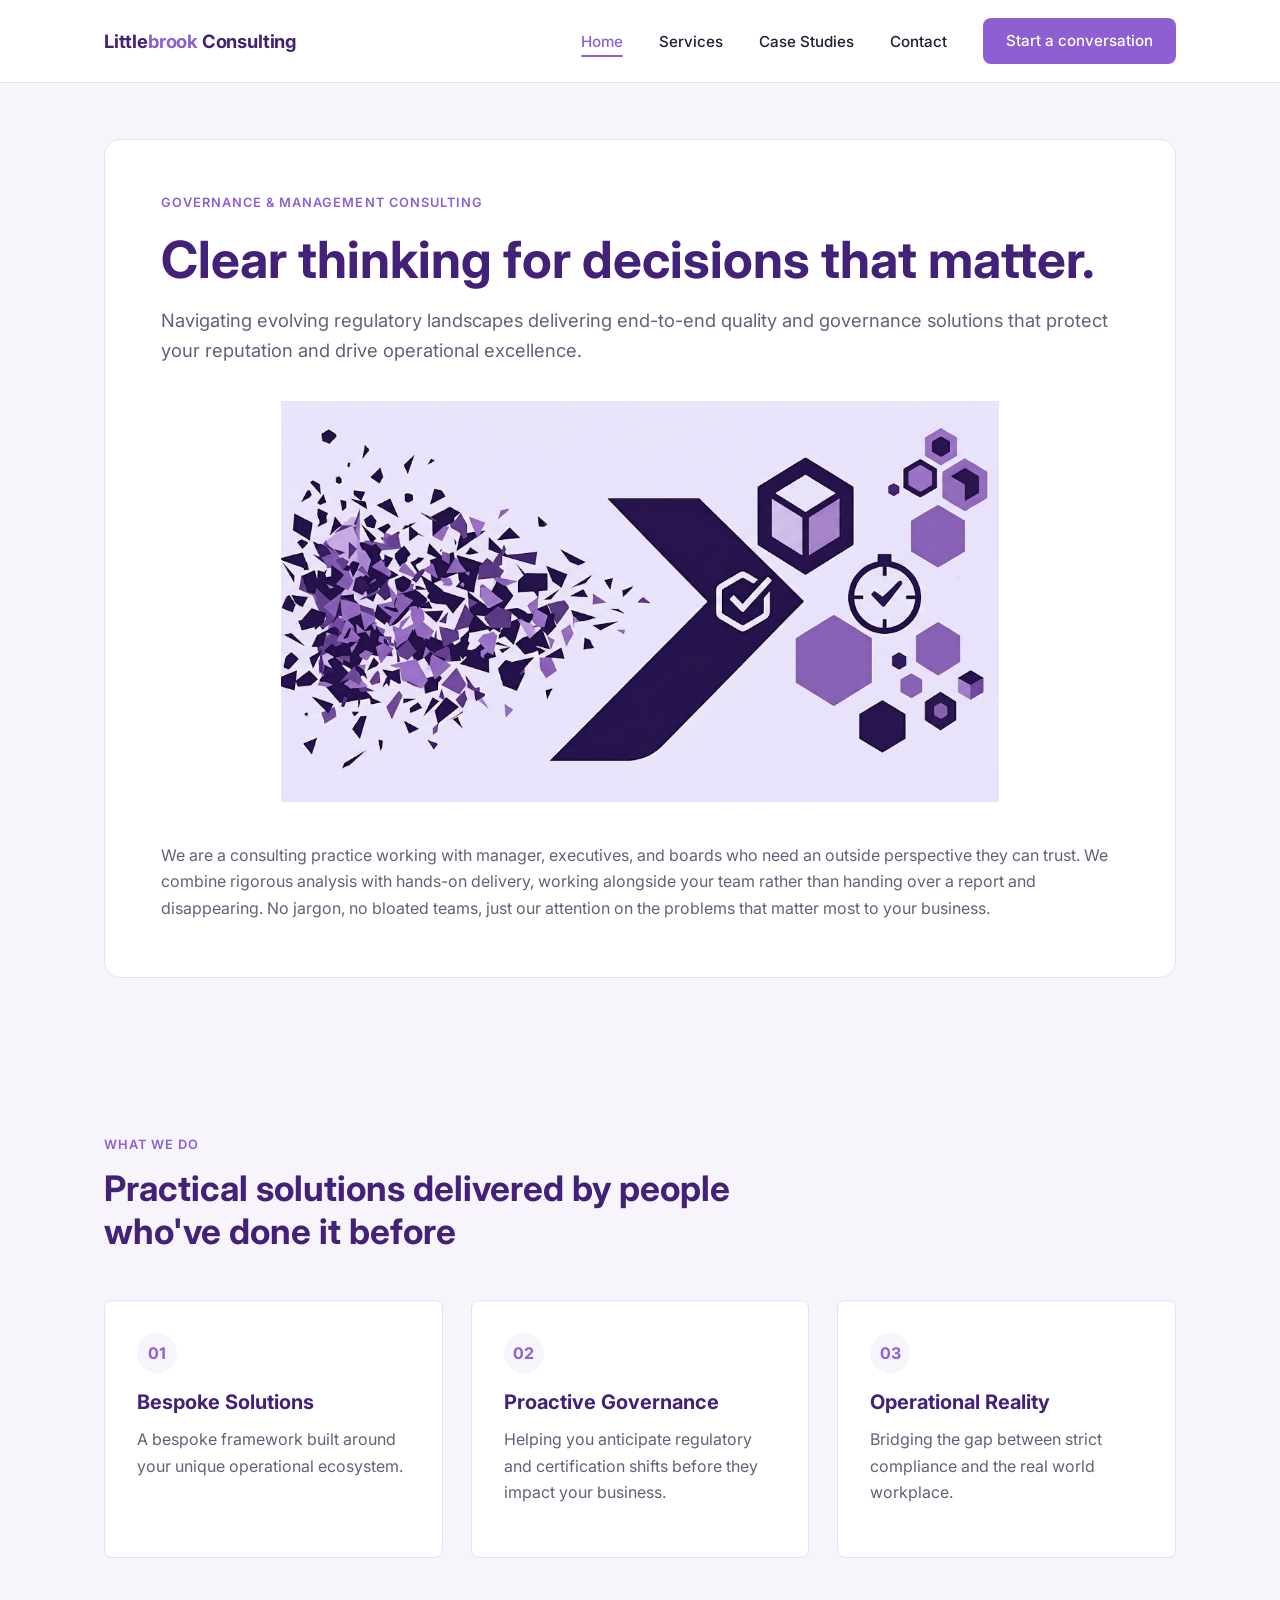
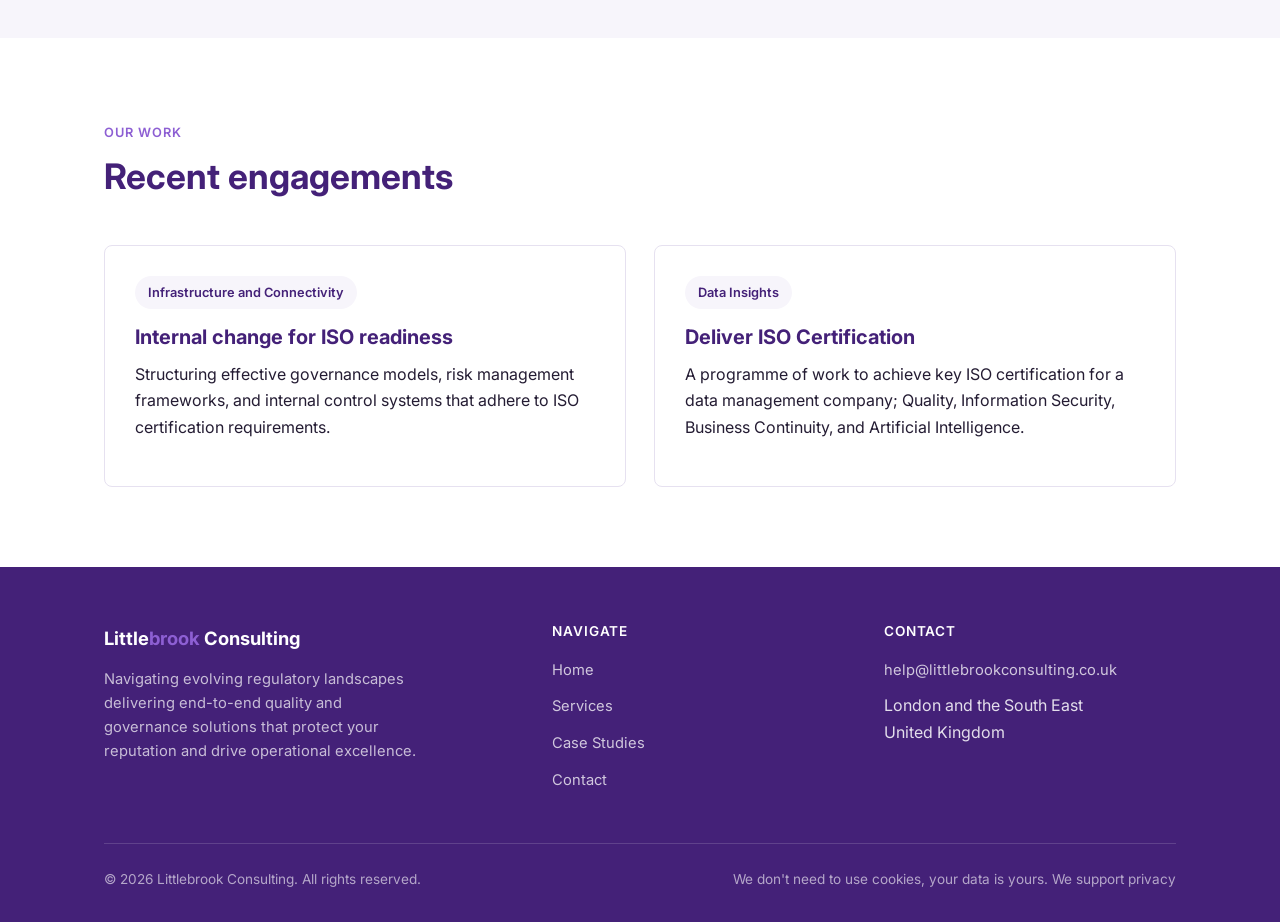
<file: index.html>
<!DOCTYPE html>
<html lang="en">
<head>
  <meta charset="UTF-8" />
  <meta name="viewport" content="width=device-width, initial-scale=1.0" />
  <title>Littlebrook Consulting</title>
  <link rel="icon" type="image/svg+xml" href="favicon-purple.svg">
  <meta name="description" content="Littlebrook Consulting is a boutique strategy and management consulting firm helping ambitious organisations make clearer, faster decisions." />
  <link rel="preconnect" href="https://fonts.googleapis.com" />
  <link rel="preconnect" href="https://fonts.gstatic.com" crossorigin />
  <link href="https://fonts.googleapis.com/css2?family=Inter:wght@400;500;600;700&display=swap" rel="stylesheet" />
  <link rel="stylesheet" href="style-purple.css" />
</head>
<body>

  <header class="site-header">
    <nav class="nav container">
      <a href="index.html" class="nav-logo">Little<span>brook</span> Consulting</a>
      <button class="nav-toggle" aria-label="Toggle navigation menu" aria-expanded="false">
        <span></span><span></span><span></span>
      </button>
      <ul class="nav-links">
        <li><a href="index.html" aria-current="page">Home</a></li>
        <li><a href="services.html">Services</a></li>
<!--        <li><a href="about.html">About</a></li>  -->
        <li><a href="case-studies.html">Case Studies</a></li>
        <li><a href="contact.html">Contact</a></li>
        <li><a href="contact.html" class="btn btn-primary">Start a conversation</a></li>
      </ul>
    </nav>
  </header>

  <main>

    <!-- Hero -->
    <section class="hero">
      <div class="container">
        <div class="hero-card">
          <span class="eyebrow">Governance &amp; Management Consulting</span>
          <h1>Clear thinking for decisions that matter.</h1>
          <p class="hero-tagline">Navigating evolving regulatory landscapes delivering end-to-end quality and governance solutions that protect your reputation and drive operational excellence.</p>
          <div class="hero-image">
			<img src="home-page-image.jpg" alt="Chaos to Order">
          </div>
          <p class="intro-text">We are a consulting practice working with manager, executives, and boards who need an outside perspective they can trust. We combine rigorous analysis with hands-on delivery, working alongside your team rather than handing over a report and disappearing. No jargon, no bloated teams, just our attention on the problems that matter most to your business.</p>
        </div>
      </div>
    </section>

    <!-- Services snapshot -->
    <section class="section-alt">
      <div class="container">
        <div class="section-intro">
          <span class="eyebrow">What we do</span>
          <h2>Practical solutions delivered by people who've done it before</h2>
        </div>
        <div class="grid grid-3">
          <article class="card">
            <div class="card-number">01</div>
            <h3>Bespoke Solutions</h3>
            <p>A bespoke framework built around your unique operational ecosystem.</p>
          </article>
          <article class="card">
            <div class="card-number">02</div>
            <h3>Proactive Governance</h3>
            <p>Helping you anticipate regulatory and certification shifts before they impact your business.</p>
          </article>
          <article class="card">
            <div class="card-number">03</div>
            <h3>Operational Reality</h3>
            <p>Bridging the gap between strict compliance and the real world workplace.</p>
          </article>
        </div>
      </div>
    </section>

    <!-- Case studies snapshot -->
    <section>
      <div class="container">
        <div class="section-intro">
          <span class="eyebrow">Our work</span>
          <h2>Recent engagements</h2>
        </div>
        <div class="grid grid-2">
          <article class="case-snapshot">
            <span class="case-tag">Infrastructure and Connectivity</span>
            <h3>Internal change for ISO readiness</h3>
            <p>Structuring effective governance models, risk management frameworks, and internal control systems that adhere to ISO certification requirements.</p>
          </article>
          <article class="case-snapshot">
            <span class="case-tag">Data Insights</span>
            <h3>Deliver ISO Certification</h3>
            <p>A programme of work to achieve key ISO certification for a data management company; Quality, Information Security, Business Continuity, and Artificial Intelligence.</p>
          </article>
        </div>
      </div>
    </section>

  </main>

  <footer class="site-footer">
    <div class="container">
      <div class="footer-grid">
        <div class="footer-about">
          <a href="index.html" class="footer-logo">Little<span>brook</span> Consulting</a>
          <p>Navigating evolving regulatory landscapes delivering end-to-end quality and governance solutions that protect your reputation and drive operational excellence.</p>
        </div>
        <div>
          <h4 class="footer-heading">Navigate</h4>
          <ul class="footer-links">
            <li><a href="index.html" aria-current="page">Home</a></li>
<!--            <li><a href="about.html">About</a></li>  -->
            <li><a href="services.html">Services</a></li>
            <li><a href="case-studies.html">Case Studies</a></li>
            <li><a href="contact.html">Contact</a></li>
          </ul>
        </div>
        <div>
          <h4 class="footer-heading">Contact</h4>
          <ul class="footer-links">
            <li><a href="mailto:help@littlebrookconsulting.co.uk">help@littlebrookconsulting.co.uk</a></li>
            <li>London and the South East<br />United Kingdom</li>
          </ul>
        </div>
      </div>
      <div class="footer-bottom">
        <span>&copy; <span id="year">2026</span> Littlebrook Consulting. All rights reserved.</span>
        <span>We don't need to use cookies, your data is yours. We support privacy</span>
      </div>
    </div>
  </footer>

  <script src="main.js"></script>
  <script>document.getElementById('year').textContent = new Date().getFullYear();</script>
</body>
</html>
</file>
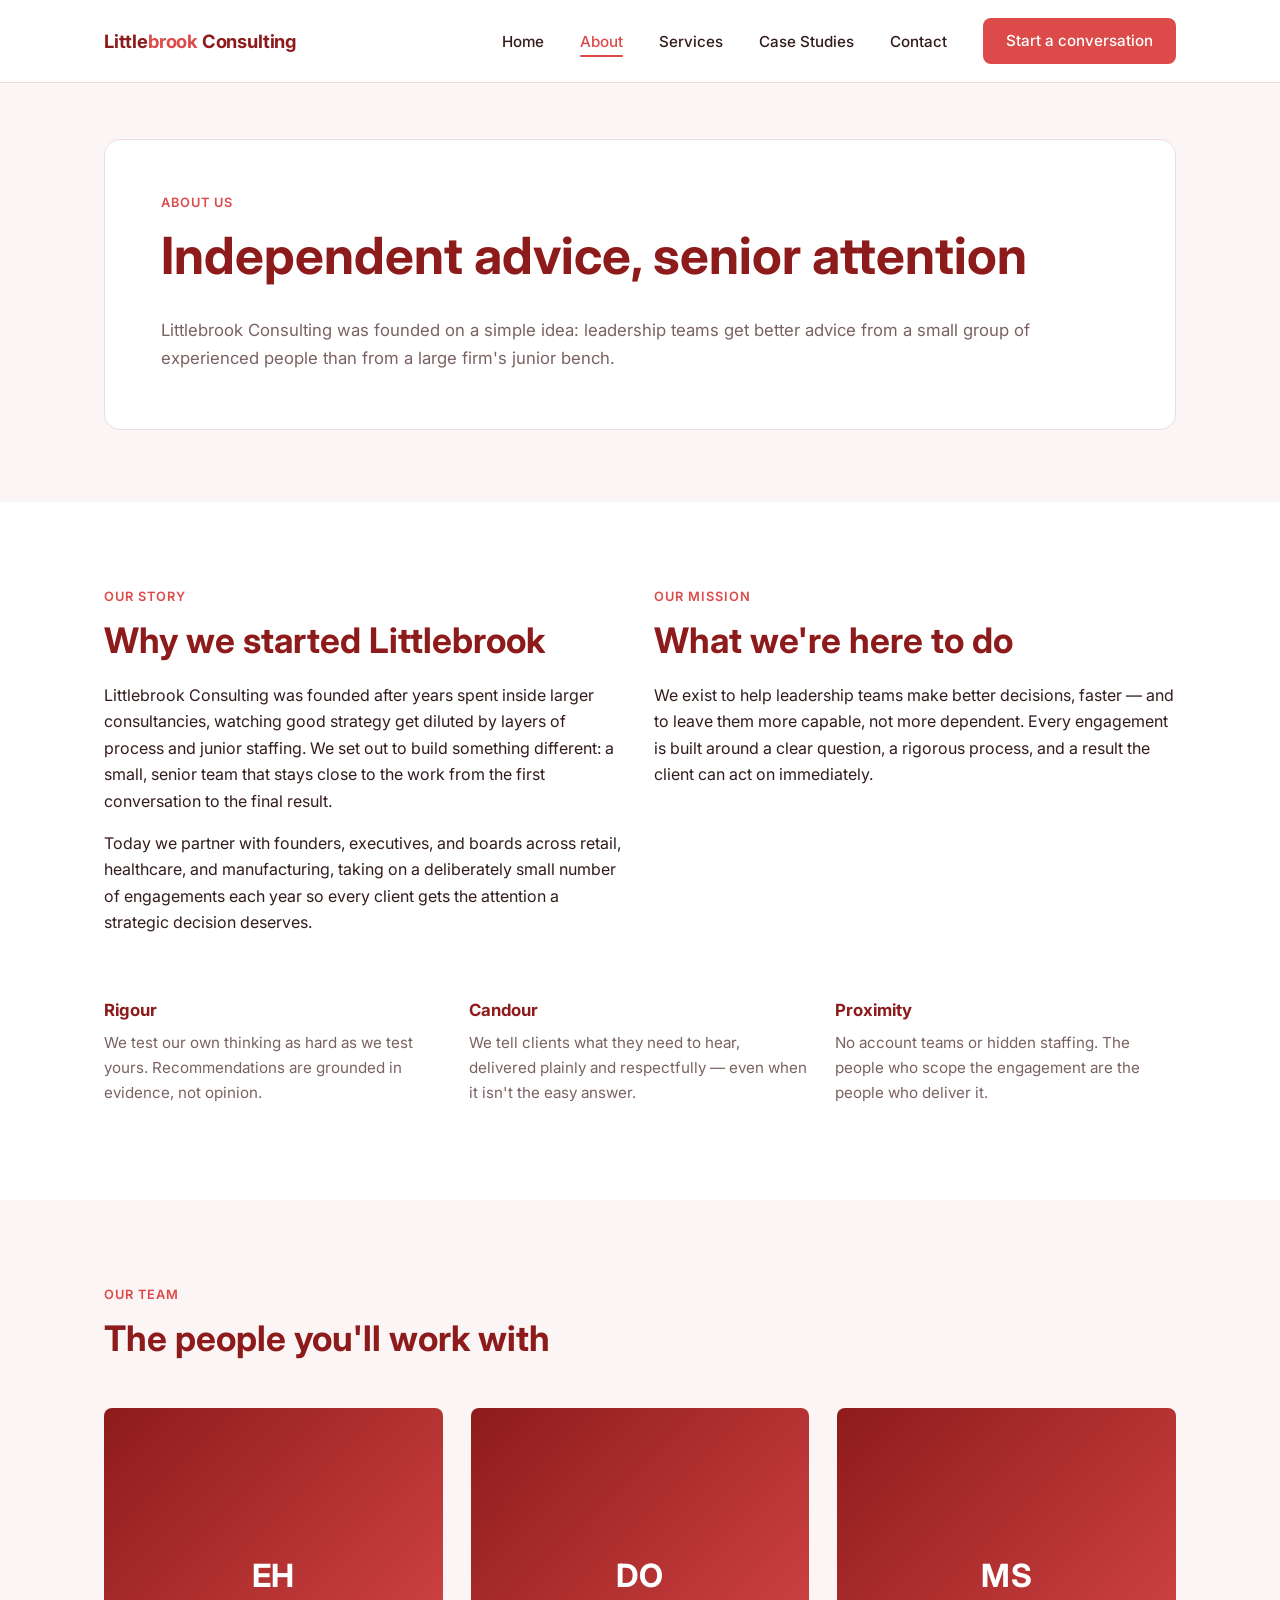
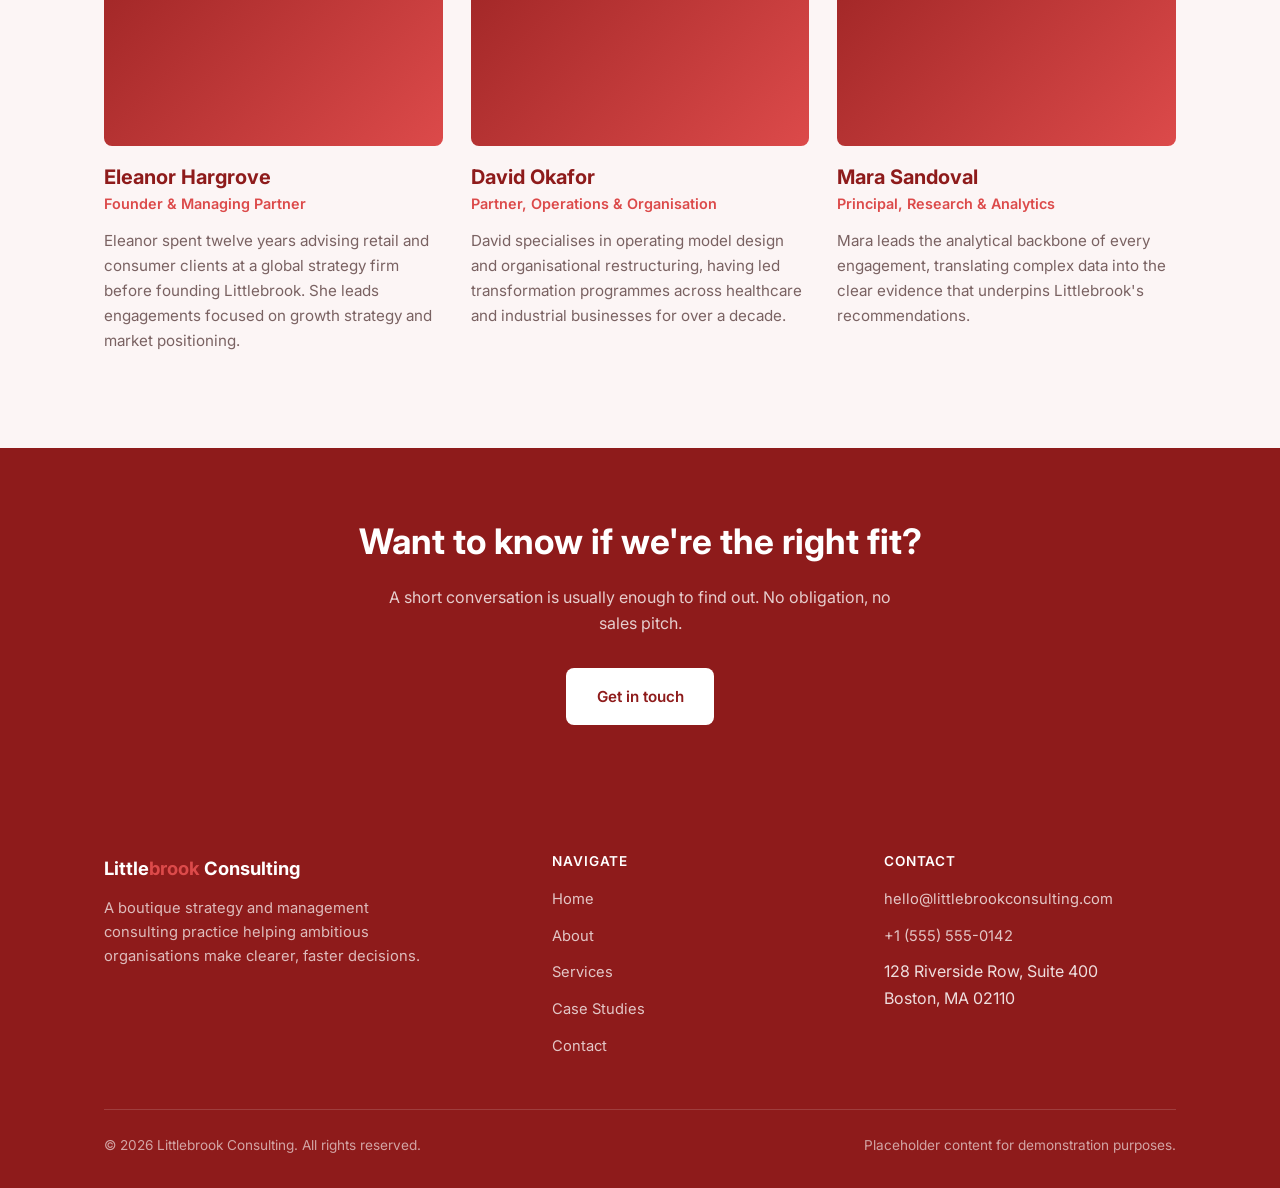
<file: about.html>
<!DOCTYPE html>
<html lang="en">
<head>
  <meta charset="UTF-8" />
  <meta name="viewport" content="width=device-width, initial-scale=1.0" />
  <title>About | Littlebrook Consulting</title>
  <link rel="icon" type="image/svg+xml" href="favicon-red.svg">
  <meta name="description" content="Learn about Littlebrook Consulting's mission, story, and the team behind our strategy and management consulting engagements." />
  <link rel="preconnect" href="https://fonts.googleapis.com" />
  <link rel="preconnect" href="https://fonts.gstatic.com" crossorigin />
  <link href="https://fonts.googleapis.com/css2?family=Inter:wght@400;500;600;700&display=swap" rel="stylesheet" />
  <link rel="stylesheet" href="style-red.css" />
</head>
<body>

  <header class="site-header">
    <nav class="nav container">
      <a href="index.html" class="nav-logo">Little<span>brook</span> Consulting</a>
      <button class="nav-toggle" aria-label="Toggle navigation menu" aria-expanded="false">
        <span></span><span></span><span></span>
      </button>
      <ul class="nav-links">
        <li><a href="index.html">Home</a></li>
        <li><a href="about.html" aria-current="page">About</a></li>
        <li><a href="services.html">Services</a></li>
        <li><a href="case-studies.html">Case Studies</a></li>
        <li><a href="contact.html">Contact</a></li>
        <li><a href="contact.html" class="btn btn-primary">Start a conversation</a></li>
      </ul>
    </nav>
  </header>

  <main>

    <section class="page-hero">
      <div class="container">
        <div class="hero-card">
          <span class="eyebrow">About us</span>
          <h1>Independent advice, senior attention</h1>
          <p>Littlebrook Consulting was founded on a simple idea: leadership teams get better advice from a small group of experienced people than from a large firm's junior bench.</p>
        </div>
      </div>
    </section>

    <section>
      <div class="container">
        <div class="grid grid-2">
          <div>
            <span class="eyebrow">Our story</span>
            <h2>Why we started Littlebrook</h2>
            <p>Littlebrook Consulting was founded after years spent inside larger consultancies, watching good strategy get diluted by layers of process and junior staffing. We set out to build something different: a small, senior team that stays close to the work from the first conversation to the final result.</p>
            <p>Today we partner with founders, executives, and boards across retail, healthcare, and manufacturing, taking on a deliberately small number of engagements each year so every client gets the attention a strategic decision deserves.</p>
          </div>
          <div>
            <span class="eyebrow">Our mission</span>
            <h2>What we're here to do</h2>
            <p>We exist to help leadership teams make better decisions, faster — and to leave them more capable, not more dependent. Every engagement is built around a clear question, a rigorous process, and a result the client can act on immediately.</p>
          </div>
        </div>

        <div class="values-list">
          <div class="value-item">
            <h3>Rigour</h3>
            <p>We test our own thinking as hard as we test yours. Recommendations are grounded in evidence, not opinion.</p>
          </div>
          <div class="value-item">
            <h3>Candour</h3>
            <p>We tell clients what they need to hear, delivered plainly and respectfully — even when it isn't the easy answer.</p>
          </div>
          <div class="value-item">
            <h3>Proximity</h3>
            <p>No account teams or hidden staffing. The people who scope the engagement are the people who deliver it.</p>
          </div>
        </div>
      </div>
    </section>

    <section class="section-alt">
      <div class="container">
        <div class="section-intro">
          <span class="eyebrow">Our team</span>
          <h2>The people you'll work with</h2>
        </div>
        <div class="grid grid-3">
          <div class="team-member">
            <div class="team-photo">EH</div>
            <h3>Eleanor Hargrove</h3>
            <p class="team-title">Founder &amp; Managing Partner</p>
            <p class="team-bio">Eleanor spent twelve years advising retail and consumer clients at a global strategy firm before founding Littlebrook. She leads engagements focused on growth strategy and market positioning.</p>
          </div>
          <div class="team-member">
            <div class="team-photo">DO</div>
            <h3>David Okafor</h3>
            <p class="team-title">Partner, Operations &amp; Organisation</p>
            <p class="team-bio">David specialises in operating model design and organisational restructuring, having led transformation programmes across healthcare and industrial businesses for over a decade.</p>
          </div>
          <div class="team-member">
            <div class="team-photo">MS</div>
            <h3>Mara Sandoval</h3>
            <p class="team-title">Principal, Research &amp; Analytics</p>
            <p class="team-bio">Mara leads the analytical backbone of every engagement, translating complex data into the clear evidence that underpins Littlebrook's recommendations.</p>
          </div>
        </div>
      </div>
    </section>

    <section class="cta-band">
      <div class="container">
        <h2>Want to know if we're the right fit?</h2>
        <p>A short conversation is usually enough to find out. No obligation, no sales pitch.</p>
        <a href="contact.html" class="btn btn-light">Get in touch</a>
      </div>
    </section>

  </main>

  <footer class="site-footer">
    <div class="container">
      <div class="footer-grid">
        <div class="footer-about">
          <a href="index.html" class="footer-logo">Little<span>brook</span> Consulting</a>
          <p>A boutique strategy and management consulting practice helping ambitious organisations make clearer, faster decisions.</p>
        </div>
        <div>
          <h4 class="footer-heading">Navigate</h4>
          <ul class="footer-links">
            <li><a href="index.html">Home</a></li>
            <li><a href="about.html">About</a></li>
            <li><a href="services.html">Services</a></li>
            <li><a href="case-studies.html">Case Studies</a></li>
            <li><a href="contact.html">Contact</a></li>
          </ul>
        </div>
        <div>
          <h4 class="footer-heading">Contact</h4>
          <ul class="footer-links">
            <li><a href="mailto:hello@littlebrookconsulting.com">hello@littlebrookconsulting.com</a></li>
            <li><a href="tel:+15555550142">+1 (555) 555-0142</a></li>
            <li>128 Riverside Row, Suite 400<br />Boston, MA 02110</li>
          </ul>
        </div>
      </div>
      <div class="footer-bottom">
        <span>&copy; <span id="year">2026</span> Littlebrook Consulting. All rights reserved.</span>
        <span>Placeholder content for demonstration purposes.</span>
      </div>
    </div>
  </footer>

  <script src="main.js"></script>
  <script>document.getElementById('year').textContent = new Date().getFullYear();</script>
</body>
</html>
</file>
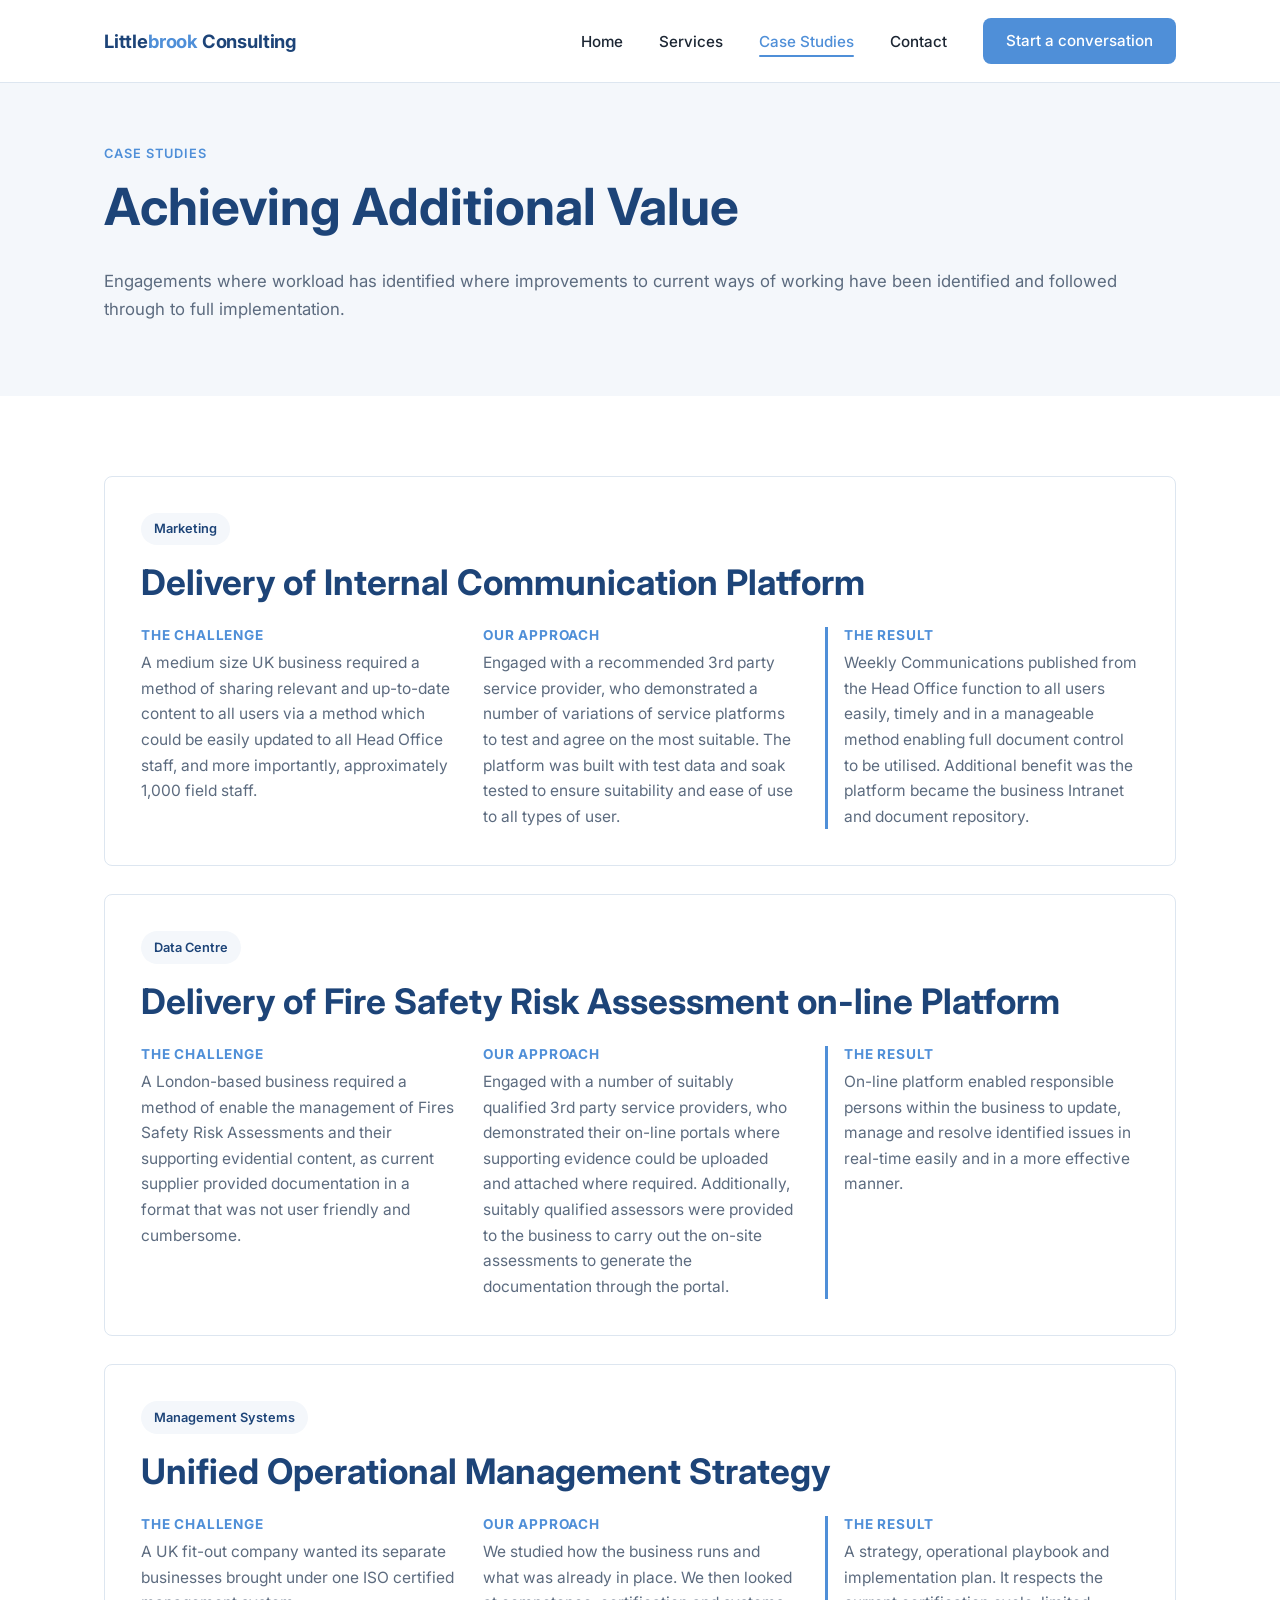
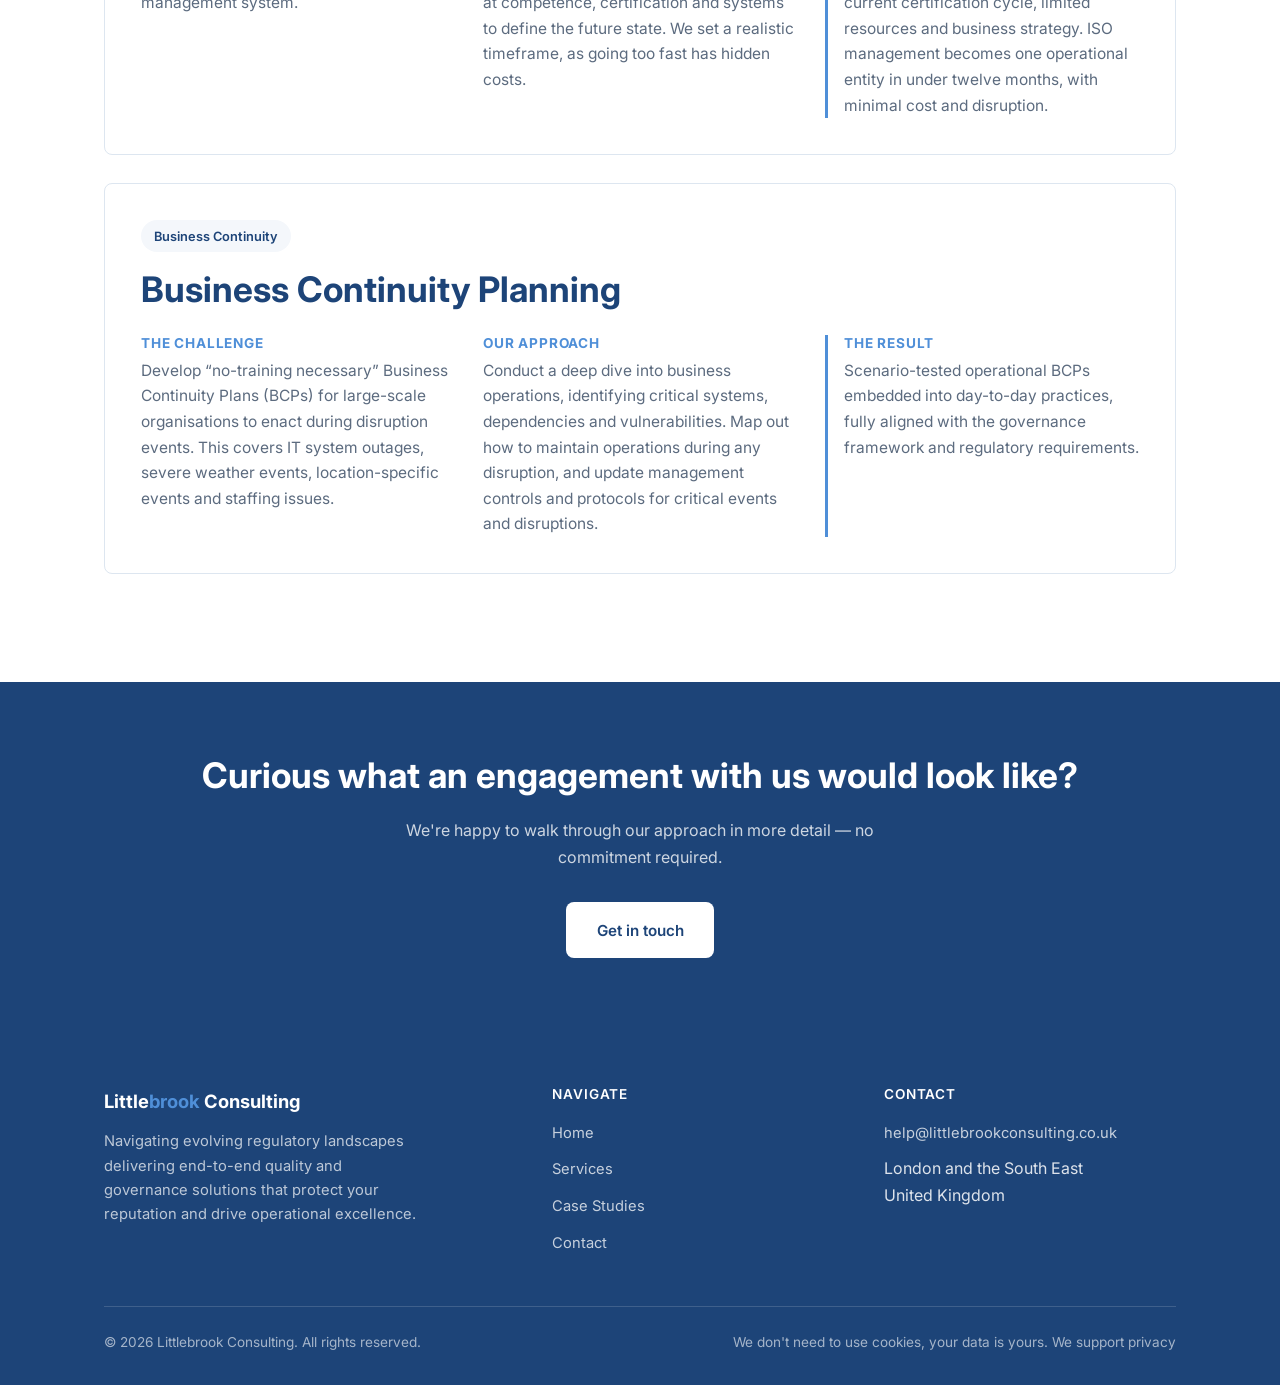
<file: case-studies.html>
<!DOCTYPE html>
<html lang="en">
<head>
  <meta charset="UTF-8" />
  <meta name="viewport" content="width=device-width, initial-scale=1.0" />
  <title>Case Studies | Littlebrook Consulting</title>
  <link rel="icon" type="image/svg+xml" href="favicon-blue.svg">
  <meta name="description" content="Anonymised case studies from Littlebrook Consulting engagements covering internal communication, fire safety risk assessment platforms, unified ISO management systems and business continuity planning." />
  <link rel="preconnect" href="https://fonts.googleapis.com" />
  <link rel="preconnect" href="https://fonts.gstatic.com" crossorigin />
  <link href="https://fonts.googleapis.com/css2?family=Inter:wght@400;500;600;700&display=swap" rel="stylesheet" />
  <link rel="stylesheet" href="style-blue.css" />
</head>
<body>

  <header class="site-header">
    <nav class="nav container">
      <a href="index.html" class="nav-logo">Little<span>brook</span> Consulting</a>
      <button class="nav-toggle" aria-label="Toggle navigation menu" aria-expanded="false">
        <span></span><span></span><span></span>
      </button>
      <ul class="nav-links">
        <li><a href="index.html">Home</a></li>
<!--        <li><a href="about.html">About</a></li>   -->
        <li><a href="services.html">Services</a></li>
        <li><a href="case-studies.html" aria-current="page">Case Studies</a></li>
        <li><a href="contact.html">Contact</a></li>
        <li><a href="contact.html" class="btn btn-primary">Start a conversation</a></li>
      </ul>
    </nav>
  </header>

  <main>

    <section class="page-hero">
      <div class="container">
        <span class="eyebrow">Case studies</span>
        <h1>Achieving Additional Value</h1>
        <p>Engagements where workload has identified where improvements to current ways of working have been identified and followed through to full implementation.</p>
      </div>
    </section>

    <section>
      <div class="container">

        <article class="case-card" id="case-marketing">
          <span class="case-tag">Marketing</span>
          <h2>Delivery of Internal Communication Platform</h2>
          <div class="case-grid">
            <div class="case-block">
              <h4>The challenge</h4>
              <p>A medium size UK business required a method of sharing relevant and up-to-date content to all users via a method which could be easily updated to all Head Office staff, and more importantly, approximately 1,000 field staff.</p>
            </div>
            <div class="case-block">
              <h4>Our approach</h4>
              <p>Engaged with a recommended 3rd party service provider, who demonstrated a number of variations of service platforms to test and agree on the most suitable. The platform was built with test data and soak tested to ensure suitability and ease of use to all types of user.</p>
            </div>
            <div class="case-block case-result">
              <h4>The result</h4>
              <p>Weekly Communications published from the Head Office function to all users easily, timely and in a manageable method enabling full document control to be utilised. Additional benefit was the platform became the business Intranet and document repository.</p>
            </div>
          </div>
        </article>

        <article class="case-card" id="case-data-centre">
          <span class="case-tag">Data Centre</span>
          <h2>Delivery of Fire Safety Risk Assessment on-line Platform</h2>
          <div class="case-grid">
            <div class="case-block">
              <h4>The challenge</h4>
              <p>A London-based business required a method of enable the management of Fires Safety Risk Assessments and their supporting evidential content, as current supplier provided documentation in a format that was not user friendly and cumbersome.</p>
            </div>
            <div class="case-block">
              <h4>Our approach</h4>
              <p>Engaged with a number of suitably qualified 3rd party service providers, who demonstrated their on-line portals where supporting evidence could be uploaded and attached where required. Additionally, suitably qualified assessors were provided to the business to carry out the on-site assessments to generate the documentation through the portal.</p>
            </div>
            <div class="case-block case-result">
              <h4>The result</h4>
              <p>On-line platform enabled responsible persons within the business to update, manage and resolve identified issues in real-time easily and in a more effective manner.</p>
            </div>
          </div>
        </article>

        <article class="case-card" id="case-management-systems">
          <span class="case-tag">Management Systems</span>
          <h2>Unified Operational Management Strategy</h2>
          <div class="case-grid">
            <div class="case-block">
              <h4>The challenge</h4>
              <p>A UK fit-out company wanted its separate businesses brought under one ISO certified management system.</p>
            </div>
            <div class="case-block">
              <h4>Our approach</h4>
              <p>We studied how the business runs and what was already in place. We then looked at competence, certification and systems to define the future state. We set a realistic timeframe, as going too fast has hidden costs.</p>
            </div>
            <div class="case-block case-result">
              <h4>The result</h4>
              <p>A strategy, operational playbook and implementation plan. It respects the current certification cycle, limited resources and business strategy. ISO management becomes one operational entity in under twelve months, with minimal cost and disruption.</p>
            </div>
          </div>
        </article>

        <article class="case-card" id="case-business-continuity">
          <span class="case-tag">Business Continuity</span>
          <h2>Business Continuity Planning</h2>
          <div class="case-grid">
            <div class="case-block">
              <h4>The challenge</h4>
              <p>Develop “no-training necessary” Business Continuity Plans (BCPs) for large-scale organisations to enact during disruption events. This covers IT system outages, severe weather events, location-specific events and staffing issues.</p>
            </div>
            <div class="case-block">
              <h4>Our approach</h4>
              <p>Conduct a deep dive into business operations, identifying critical systems, dependencies and vulnerabilities. Map out how to maintain operations during any disruption, and update management controls and protocols for critical events and disruptions.</p>
            </div>
            <div class="case-block case-result">
              <h4>The result</h4>
              <p>Scenario-tested operational BCPs embedded into day-to-day practices, fully aligned with the governance framework and regulatory requirements.</p>
            </div>
          </div>
        </article>

      </div>
    </section>

    <section class="cta-band">
      <div class="container">
        <h2>Curious what an engagement with us would look like?</h2>
        <p>We're happy to walk through our approach in more detail — no commitment required.</p>
        <a href="contact.html" class="btn btn-light">Get in touch</a>
      </div>
    </section>

  </main>

  <footer class="site-footer">
    <div class="container">
      <div class="footer-grid">
        <div class="footer-about">
          <a href="index.html" class="footer-logo">Little<span>brook</span> Consulting</a>
          <p>Navigating evolving regulatory landscapes delivering end-to-end quality and governance solutions that protect your reputation and drive operational excellence.</p>
        </div>
        <div>
          <h4 class="footer-heading">Navigate</h4>
          <ul class="footer-links">
            <li><a href="index.html" aria-current="page">Home</a></li>
<!--            <li><a href="about.html">About</a></li>  -->
            <li><a href="services.html">Services</a></li>
            <li><a href="case-studies.html">Case Studies</a></li>
            <li><a href="contact.html">Contact</a></li>
          </ul>
        </div>
        <div>
          <h4 class="footer-heading">Contact</h4>
          <ul class="footer-links">
            <li><a href="mailto:help@littlebrookconsulting.co.uk">help@littlebrookconsulting.co.uk</a></li>
            <li>London and the South East<br />United Kingdom</li>
          </ul>
        </div>
      </div>
      <div class="footer-bottom">
        <span>&copy; <span id="year">2026</span> Littlebrook Consulting. All rights reserved.</span>
        <span>We don't need to use cookies, your data is yours. We support privacy</span>
      </div>
    </div>
  </footer>

  <script src="main.js"></script>
  <script>document.getElementById('year').textContent = new Date().getFullYear();</script>
</body>
</html>
</file>
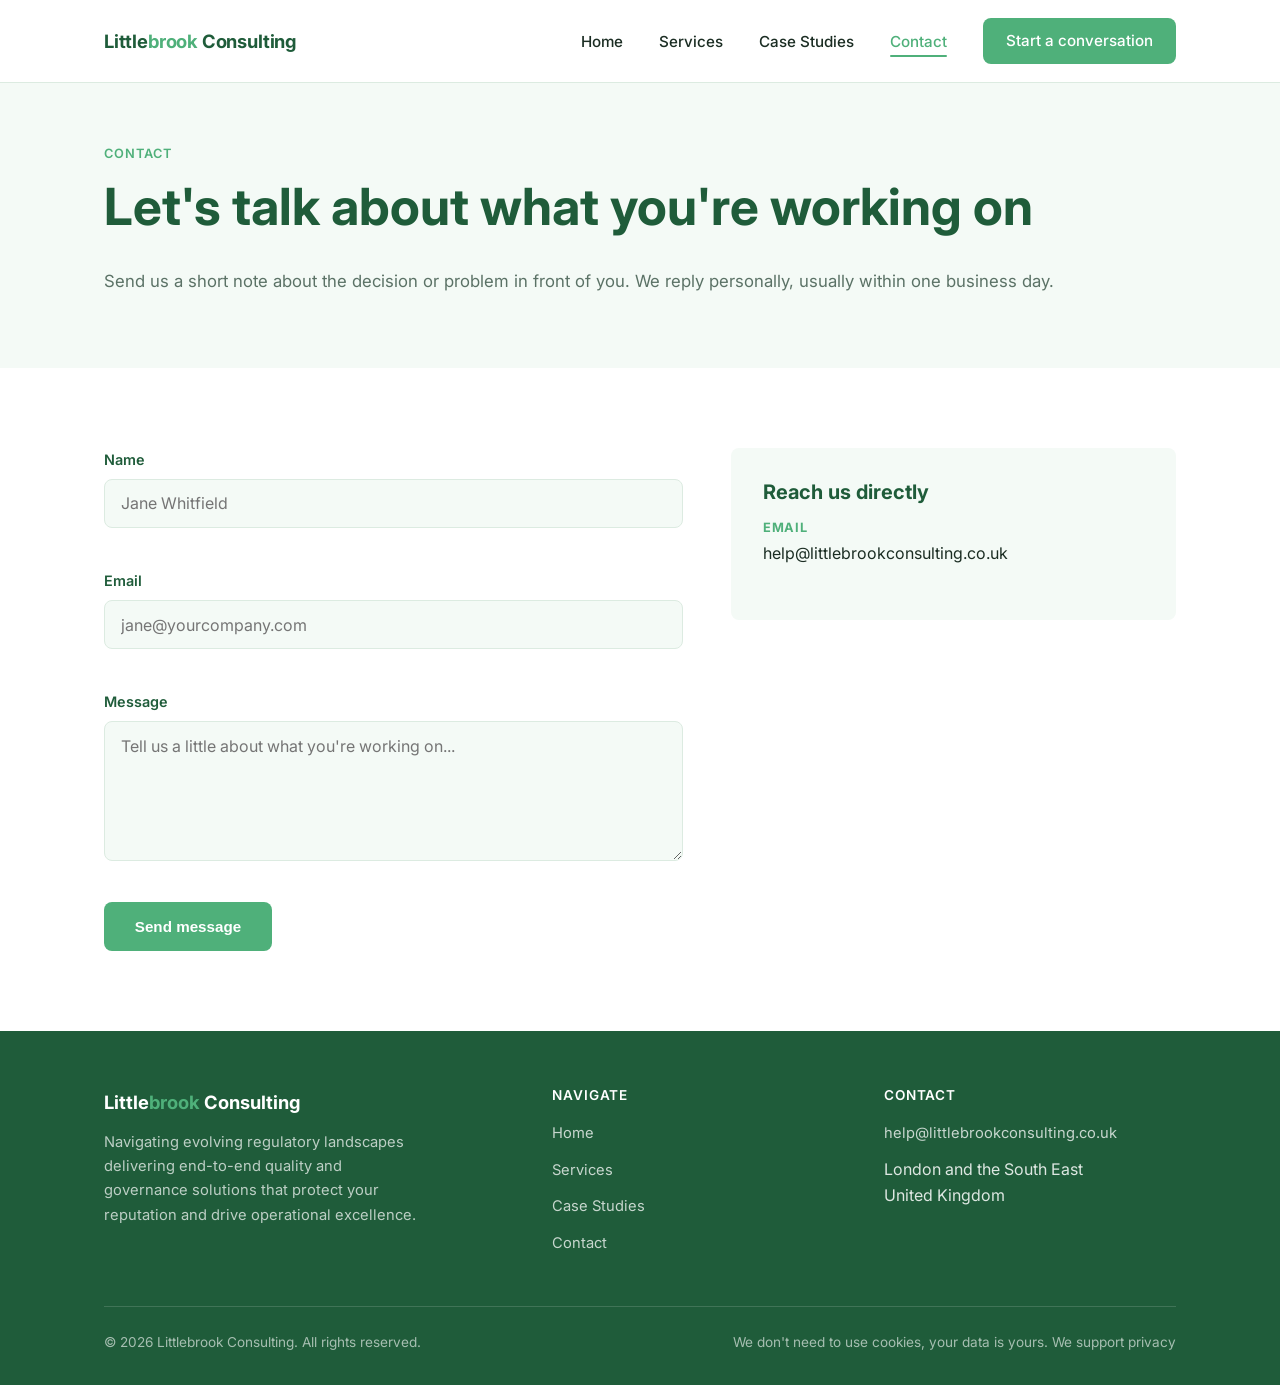
<file: contact.html>
<!DOCTYPE html>
<html lang="en">
<head>
  <meta charset="UTF-8" />
  <meta name="viewport" content="width=device-width, initial-scale=1.0" />
  <title>Contact | Littlebrook Consulting</title>
  <link rel="icon" type="image/svg+xml" href="favicon-green.svg">
  <meta name="description" content="Get in touch with Littlebrook Consulting to discuss a strategy or management consulting engagement." />
  <link rel="preconnect" href="https://fonts.googleapis.com" />
  <link rel="preconnect" href="https://fonts.gstatic.com" crossorigin />
  <link href="https://fonts.googleapis.com/css2?family=Inter:wght@400;500;600;700&display=swap" rel="stylesheet" />
  <link rel="stylesheet" href="style-green.css" />
</head>
<body>

  <header class="site-header">
    <nav class="nav container">
      <a href="index.html" class="nav-logo">Little<span>brook</span> Consulting</a>
      <button class="nav-toggle" aria-label="Toggle navigation menu" aria-expanded="false">
        <span></span><span></span><span></span>
      </button>
      <ul class="nav-links">
        <li><a href="index.html">Home</a></li>
        <li><a href="services.html">Services</a></li>
<!--        <li><a href="about.html">About</a></li>  -->
        <li><a href="case-studies.html">Case Studies</a></li>
        <li><a href="contact.html" aria-current="page">Contact</a></li>
        <li><a href="contact.html" class="btn btn-primary">Start a conversation</a></li>
      </ul>
    </nav>
  </header>

  <main>

    <section class="page-hero">
      <div class="container">
        <span class="eyebrow">Contact</span>
        <h1>Let's talk about what you're working on</h1>
        <p>Send us a short note about the decision or problem in front of you. We reply personally, usually within one business day.</p>
      </div>
    </section>

    <section>
      <div class="container">
        <div class="contact-grid">

          <form class="contact-form" id="contact-form" novalidate>
            <div class="form-group">
              <label for="name">Name</label>
              <input type="text" id="name" name="name" placeholder="Jane Whitfield" autocomplete="name" />
              <span class="field-error" id="name-error"></span>
            </div>

            <div class="form-group">
              <label for="email">Email</label>
              <input type="email" id="email" name="email" placeholder="jane@yourcompany.com" autocomplete="email" />
              <span class="field-error" id="email-error"></span>
            </div>

            <div class="form-group">
              <label for="message">Message</label>
              <textarea id="message" name="message" placeholder="Tell us a little about what you're working on..."></textarea>
              <span class="field-error" id="message-error"></span>
            </div>

            <div>
              <button type="submit" class="btn btn-primary">Send message</button>
            </div>

            <div class="form-status" id="form-status" role="status"></div>
          </form>

          <aside class="contact-info">
            <h3>Reach us directly</h3>
            <div class="contact-info-item">
              <h4>Email</h4>
              <p><a href="mailto:hello@littlebrookconsulting.co.uk">help@littlebrookconsulting.co.uk</a></p>
            </div>
          </aside>

        </div>
      </div>
    </section>

  </main>

  <footer class="site-footer">
    <div class="container">
      <div class="footer-grid">
        <div class="footer-about">
          <a href="index.html" class="footer-logo">Little<span>brook</span> Consulting</a>
          <p>Navigating evolving regulatory landscapes delivering end-to-end quality and governance solutions that protect your reputation and drive operational excellence.</p>
        </div>
        <div>
          <h4 class="footer-heading">Navigate</h4>
          <ul class="footer-links">
            <li><a href="index.html" aria-current="page">Home</a></li>
<!--            <li><a href="about.html">About</a></li>  -->
            <li><a href="services.html">Services</a></li>
            <li><a href="case-studies.html">Case Studies</a></li>
            <li><a href="contact.html">Contact</a></li>
          </ul>
        </div>
        <div>
          <h4 class="footer-heading">Contact</h4>
          <ul class="footer-links">
            <li><a href="mailto:help@littlebrookconsulting.co.uk">help@littlebrookconsulting.co.uk</a></li>
            <li>London and the South East<br />United Kingdom</li>
          </ul>
        </div>
      </div>
      <div class="footer-bottom">
        <span>&copy; <span id="year">2026</span> Littlebrook Consulting. All rights reserved.</span>
        <span>We don't need to use cookies, your data is yours. We support privacy</span>
      </div>
    </div>
  </footer>

  <script src="main.js"></script>
  <script>document.getElementById('year').textContent = new Date().getFullYear();</script>
</body>
</html>
</file>
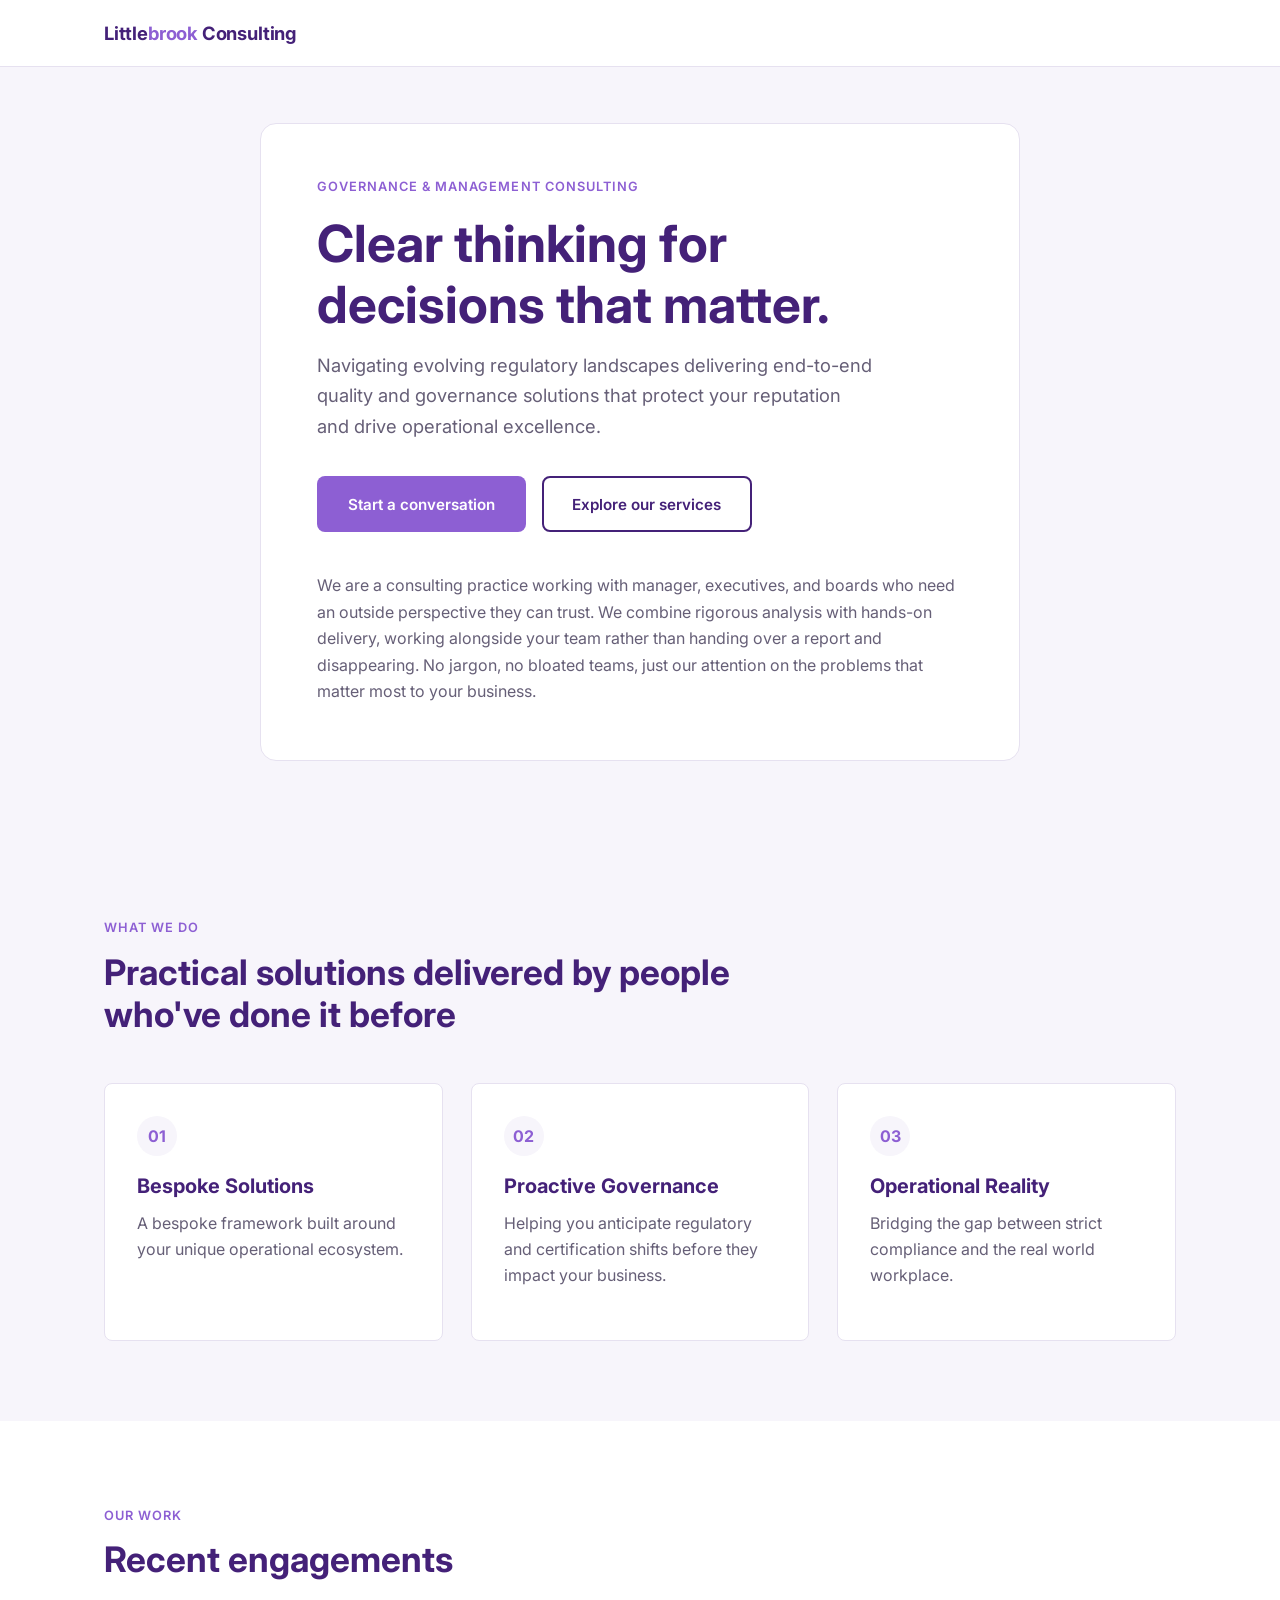
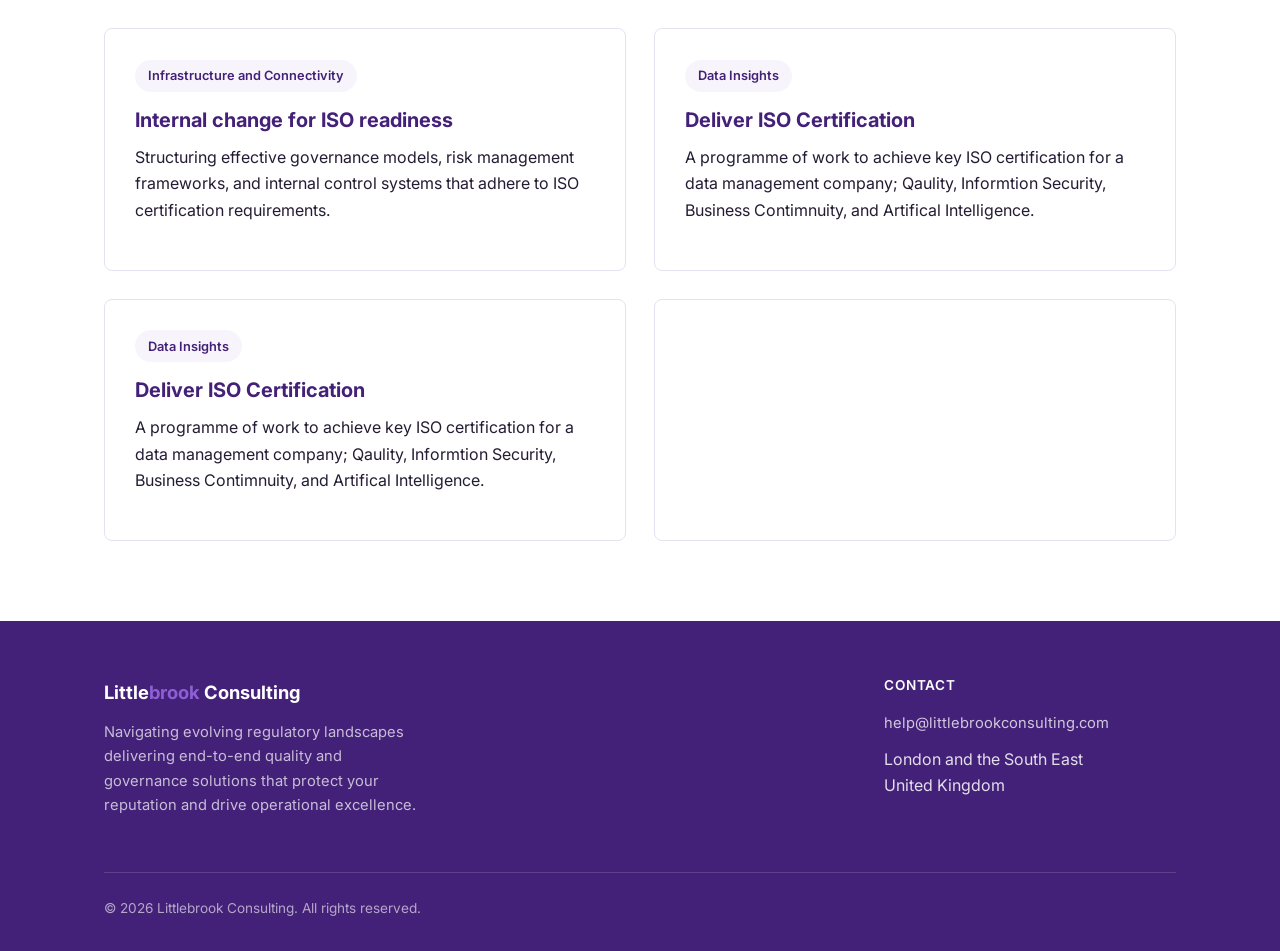
<file: index2.html>
<!DOCTYPE html>
<html lang="en">
<head>
  <meta charset="UTF-8" />
  <meta name="viewport" content="width=device-width, initial-scale=1.0" />
  <title>Littlebrook Consulting</title>
  <link rel="icon" type="image/svg+xml" href="favicon.svg">
  <meta name="description" content="Littlebrook Consulting is a boutique strategy and management consulting firm helping ambitious organisations make clearer, faster decisions." />
  <link rel="preconnect" href="https://fonts.googleapis.com" />
  <link rel="preconnect" href="https://fonts.gstatic.com" crossorigin />
  <link href="https://fonts.googleapis.com/css2?family=Inter:wght@400;500;600;700&display=swap" rel="stylesheet" />
  <link rel="stylesheet" href="css/style.css" />
</head>
<body>

  <header class="site-header">
    <nav class="nav container">
      <a href="index.html" class="nav-logo">Little<span>brook</span> Consulting</a>
      <button class="nav-toggle" aria-label="Toggle navigation menu" aria-expanded="false">
        <span></span><span></span><span></span>
      </button>
      <ul class="nav-links">
        <!-- <li><a href="index.html" aria-current="page">Home</a></li>
        <li><a href="about.html">About</a></li>
        <li><a href="services.html">Services</a></li>
        <li><a href="case-studies.html">Case Studies</a></li>
        <li><a href="contact.html">Contact</a></li>
        <li><a href="contact.html" class="btn btn-primary">Start a conversation</a></li> -->
      </ul>
    </nav>
  </header>

  <main>

    <!-- Hero -->
    <section class="hero">
      <div class="container">
        <div class="hero-card">
          <span class="eyebrow">Governance &amp; Management Consulting</span>
          <h1>Clear thinking for decisions that matter.</h1>
          <p class="hero-tagline">Navigating evolving regulatory landscapes delivering end-to-end quality and governance solutions that protect your reputation and drive operational excellence.</p>
          <div class="hero-actions">
            <a href="contact.html" class="btn btn-primary">Start a conversation</a>
            <a href="services.html" class="btn btn-outline">Explore our services</a>
          </div>
          <p class="intro-text">We are a consulting practice working with manager, executives, and boards who need an outside perspective they can trust. We combine rigorous analysis with hands-on delivery, working alongside your team rather than handing over a report and disappearing. No jargon, no bloated teams, just our attention on the problems that matter most to your business.</p>
        </div>
      </div>
    </section>

    <!-- Services snapshot -->
    <section class="section-alt">
      <div class="container">
        <div class="section-intro">
          <span class="eyebrow">What we do</span>
          <h2>Practical solutions delivered by people who've done it before</h2>
        </div>
        <div class="grid grid-3">
          <article class="card">
            <div class="card-number">01</div>
            <h3>Bespoke Solutions</h3>
            <p>A bespoke framework built around your unique operational ecosystem.</p>
            <!-- <a href="services.html#strategy-growth" class="card-link">Learn more &rarr;</a> -->
          </article>
          <article class="card">
            <div class="card-number">02</div>
            <h3>Proactive Governance</h3>
            <p>Helping you anticipate regulatory and certification shifts before they impact your business.</p>
            <!-- <a href="services.html#operating-model" class="card-link">Learn more &rarr;</a> -->
          </article>
          <article class="card">
            <div class="card-number">03</div>
            <h3>Operational Reality</h3>
            <p>Bridging the gap between strict compliance and the real world workplace.</p>
            <!-- <a href="services.html#market-entry" class="card-link">Learn more &rarr;</a> -->
          </article>
        </div>
      </div>
    </section>

    <!-- Case studies snapshot -->
    <section>
      <div class="container">
        <div class="section-intro">
          <span class="eyebrow">Our work</span>
          <h2>Recent engagements</h2>
        </div>
        <div class="grid grid-2">
          <article class="case-snapshot">
            <span class="case-tag">Infrastructure and Connectivity</span>
            <h3>Internal change for ISO readiness</h3>
            <p>Structuring effective governance models, risk management frameworks, and internal control systems that adhere to ISO certification requirements.</p>
            <!-- <a href="case-studies.html#case-retail" class="card-link">Read the case study &rarr;</a> -->
          </article>
          <article class="case-snapshot">
            <span class="case-tag">Data Insights</span>
            <h3>Deliver ISO Certification</h3>
            <p>A programme of work to achieve key ISO certification for a data management company; Qaulity, Informtion Security, Business Contimnuity, and Artifical Intelligence.</p>
            <!-- <a href="case-studies.html#case-healthcare" class="card-link">Read the case study &rarr;</a> -->
          </article>
          <article class="case-snapshot">
            <span class="case-tag">Data Insights</span>
            <h3>Deliver ISO Certification</h3>
            <p>A programme of work to achieve key ISO certification for a data management company; Qaulity, Informtion Security, Business Contimnuity, and Artifical Intelligence.</p>
            <!-- <a href="case-studies.html#case-healthcare" class="card-link">Read the case study &rarr;</a> -->
          </article>
          <article class="case-snapshot">
        </div>
      </div>
    </section>

    <!-- CTA 
    <section class="cta-band">
      <div class="container">
        <h2>Have a decision you're wrestling with?</h2>
        <p>Tell us where you're stuck. We'll tell you honestly whether we can help.</p>
        <a href="contact.html" class="btn btn-light">Get in touch</a>
      </div>
    </section> -->

  </main>

  <footer class="site-footer">
    <div class="container">
      <div class="footer-grid">
        <div class="footer-about">
          <a href="index.html" class="footer-logo">Little<span>brook</span> Consulting</a>
          <p>Navigating evolving regulatory landscapes delivering end-to-end quality and governance solutions that protect your reputation and drive operational excellence.</p>
        </div>
        <div>
          <!-- <h4 class="footer-heading">Navigate</h4>
          <ul class="footer-links">
            <li><a href="index.html">Home</a></li>
            <li><a href="about.html">About</a></li>
            <li><a href="services.html">Services</a></li>
            <li><a href="case-studies.html">Case Studies</a></li>
            <li><a href="contact.html">Contact</a></li> -->
          </ul>
        </div>
        <div>
          <h4 class="footer-heading">Contact</h4>
          <ul class="footer-links">
            <li><a href="mailto:help@littlebrookconsulting.com">help@littlebrookconsulting.com</a></li>
            <li>London and the South East<br />United Kingdom</li>
          </ul>
        </div>
      </div>
      <div class="footer-bottom">
        <span>&copy; <span id="year">2026</span> Littlebrook Consulting. All rights reserved.</span>
        <!-- <span>tag line</span> -->
      </div>
    </div>
  </footer>

  <script src="js/main.js"></script>
  <script>document.getElementById('year').textContent = new Date().getFullYear();</script>
</body>
</html>
</file>
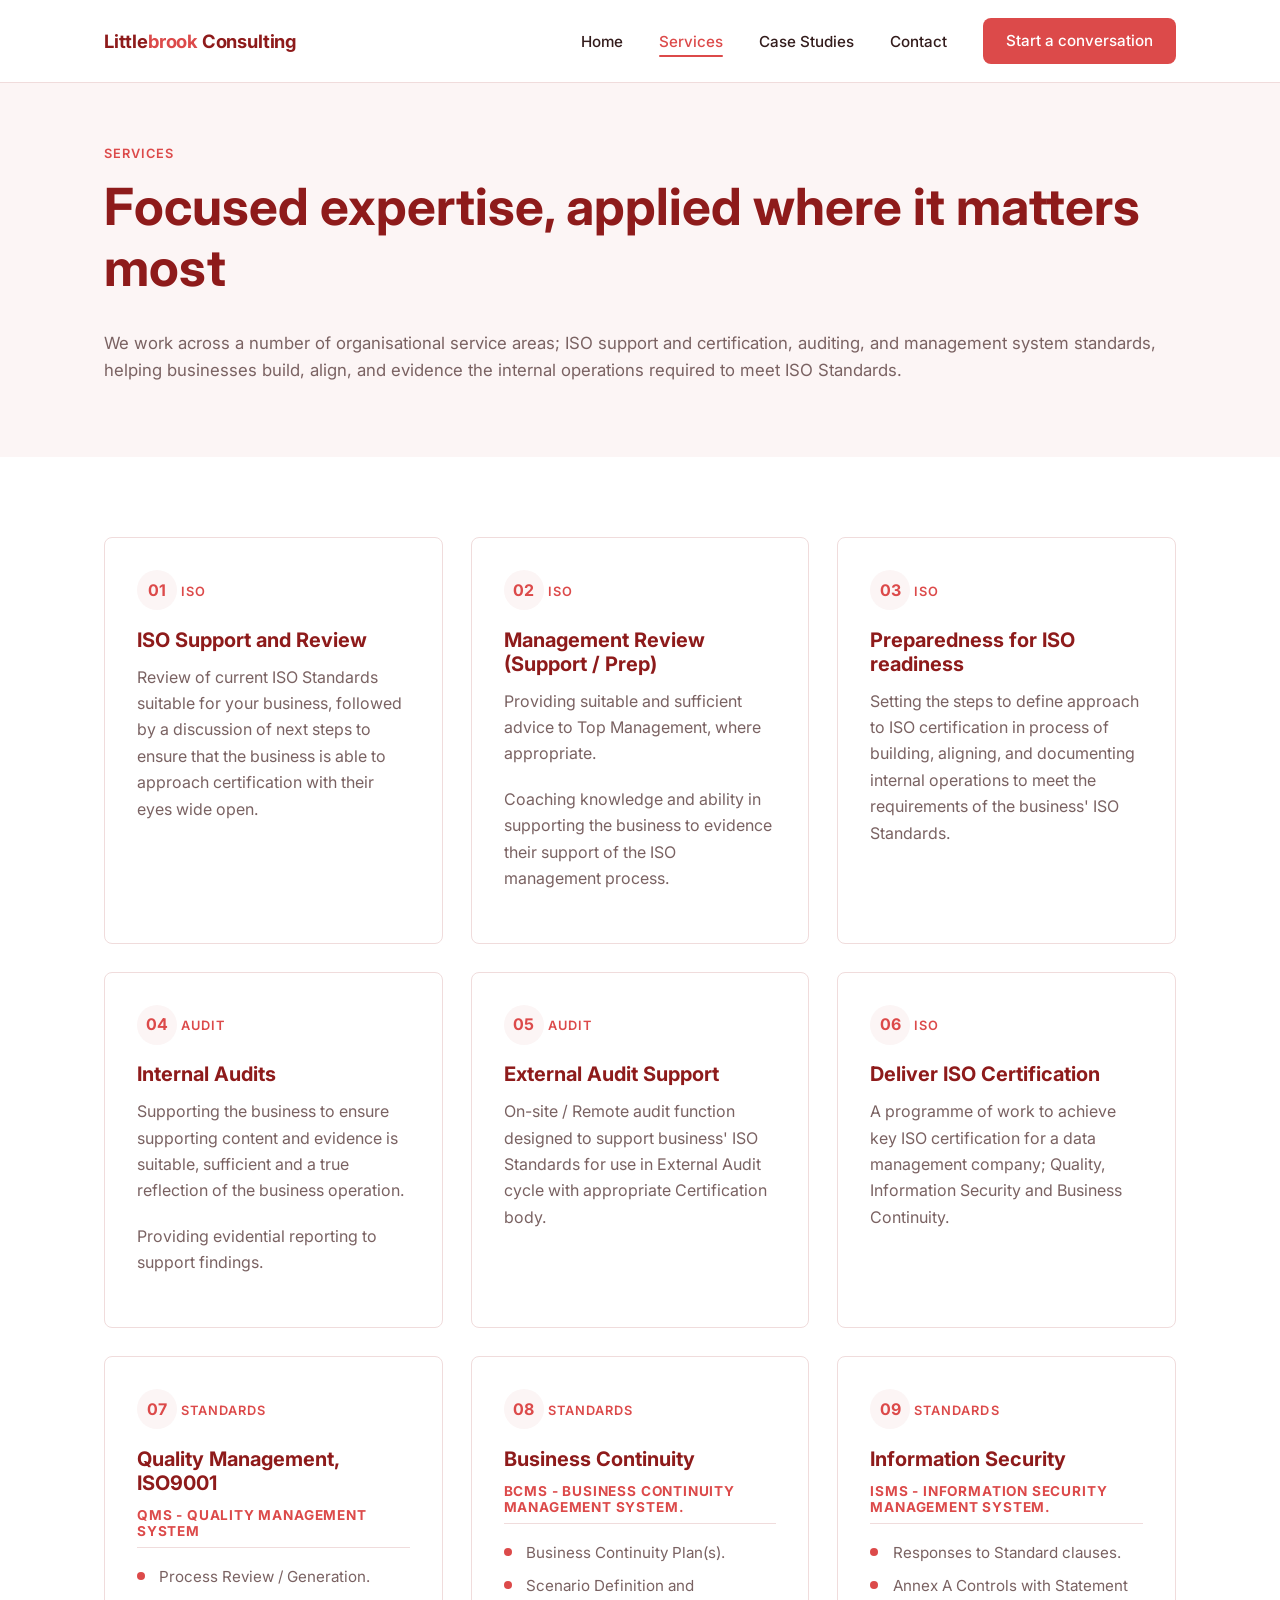
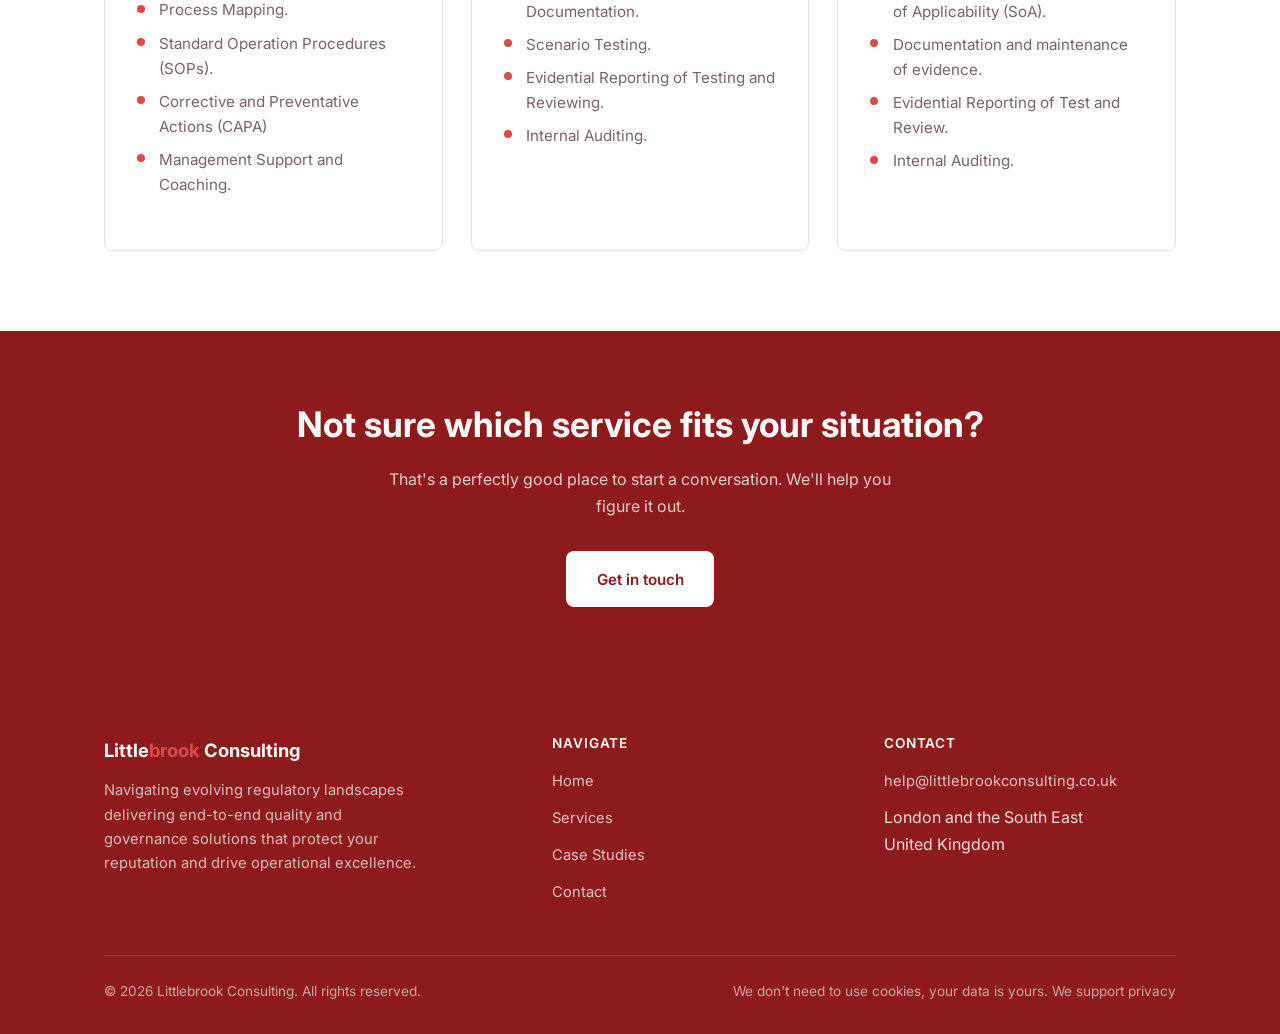
<file: services.html>
<!DOCTYPE html>
<html lang="en">
<head>
  <meta charset="UTF-8" />
  <meta name="viewport" content="width=device-width, initial-scale=1.0" />
  <title>Services | Littlebrook Consulting</title>
  <link rel="icon" type="image/svg+xml" href="favicon-red.svg">
  <meta name="description" content="ISO support and certification, internal and external audit support, and quality, business continuity and information security management systems from Littlebrook Consulting." />
  <link rel="preconnect" href="https://fonts.googleapis.com" />
  <link rel="preconnect" href="https://fonts.gstatic.com" crossorigin />
  <link href="https://fonts.googleapis.com/css2?family=Inter:wght@400;500;600;700&display=swap" rel="stylesheet" />
  <link rel="stylesheet" href="style-red.css" />
</head>
<body>

  <header class="site-header">
    <nav class="nav container">
      <a href="index.html" class="nav-logo">Little<span>brook</span> Consulting</a>
      <button class="nav-toggle" aria-label="Toggle navigation menu" aria-expanded="false">
        <span></span><span></span><span></span>
      </button>
      <ul class="nav-links">
        <li><a href="index.html">Home</a></li>
<!--        <li><a href="about.html">About</a></li>  -->
        <li><a href="services.html" aria-current="page">Services</a></li>
        <li><a href="case-studies.html">Case Studies</a></li>
        <li><a href="contact.html">Contact</a></li>
        <li><a href="contact.html" class="btn btn-primary">Start a conversation</a></li>
      </ul>
    </nav>
  </header>

  <main>

    <section class="page-hero">
      <div class="container">
 <!--       <div class="hero-card"> -->
          <span class="eyebrow">Services</span>
          <h1>Focused expertise, applied where it matters most</h1>
          <p>We work across a number of organisational service areas; ISO support and certification, auditing, and management system standards, helping businesses build, align, and evidence the internal operations required to meet ISO Standards.</p>
 <!--       </div> -->
      </div>
    </section>

    <section>
      <div class="container">
        <div class="grid grid-3">

          <article class="card" id="iso-support-review">
            <div class="card-number">01</div>
            <span class="eyebrow">ISO</span>
            <h3>ISO Support and Review</h3>
            <p>Review of current ISO Standards suitable for your business, followed by a discussion of next steps to ensure that the business is able to approach certification with their eyes wide open.</p>
          </article>

          <article class="card" id="management-review">
            <div class="card-number">02</div>
            <span class="eyebrow">ISO</span>
            <h3>Management Review (Support / Prep)</h3>
            <p>Providing suitable and sufficient advice to Top Management, where appropriate.</p>
            <p>Coaching knowledge and ability in supporting the business to evidence their support of the ISO management process.</p>
          </article>

          <article class="card" id="iso-readiness">
            <div class="card-number">03</div>
            <span class="eyebrow">ISO</span>
            <h3>Preparedness for ISO readiness</h3>
            <p>Setting the steps to define approach to ISO certification in process of building, aligning, and documenting internal operations to meet the requirements of the business' ISO Standards.</p>
          </article>

          <article class="card" id="internal-audits">
            <div class="card-number">04</div>
            <span class="eyebrow">Audit</span>
            <h3>Internal Audits</h3>
            <p>Supporting the business to ensure supporting content and evidence is suitable, sufficient and a true reflection of the business operation.</p>
            <p>Providing evidential reporting to support findings.</p>
          </article>

          <article class="card" id="external-audit-support">
            <div class="card-number">05</div>
            <span class="eyebrow">Audit</span>
            <h3>External Audit Support</h3>
            <p>On-site / Remote audit function designed to support business' ISO Standards for use in External Audit cycle with appropriate Certification body.</p>
          </article>

          <article class="card" id="deliver-iso-certification">
            <div class="card-number">06</div>
            <span class="eyebrow">ISO</span>
            <h3>Deliver ISO Certification</h3>
            <p>A programme of work to achieve key ISO certification for a data management company; Quality, Information Security and Business Continuity.</p>
          </article>

          <article class="card" id="quality-management">
            <div class="card-number">07</div>
            <span class="eyebrow">Standards</span>
            <h3>Quality Management, ISO9001</h3>
            <h4 class="card-subheading">QMS - Quality Management System</h4>
            <ul class="service-delivers">
              <li>Process Review / Generation.</li>
              <li>Process Mapping.</li>
              <li>Standard Operation Procedures (SOPs).</li>
              <li>Corrective and Preventative Actions (CAPA)</li>
              <li>Management Support and Coaching.</li>
            </ul>
          </article>

          <article class="card" id="business-continuity">
            <div class="card-number">08</div>
            <span class="eyebrow">Standards</span>
            <h3>Business Continuity</h3>
            <h4 class="card-subheading">BCMS - Business Continuity Management System.</h4>
            <ul class="service-delivers">
              <li>Business Continuity Plan(s).</li>
              <li>Scenario Definition and Documentation.</li>
              <li>Scenario Testing.</li>
              <li>Evidential Reporting of Testing and Reviewing.</li>
              <li>Internal Auditing.</li>
            </ul>
          </article>

          <article class="card" id="information-security">
            <div class="card-number">09</div>
            <span class="eyebrow">Standards</span>
            <h3>Information Security</h3>
            <h4 class="card-subheading">ISMS - Information Security Management System.</h4>
            <ul class="service-delivers">
              <li>Responses to Standard clauses.</li>
              <li>Annex A Controls with Statement of Applicability (SoA).</li>
              <li>Documentation and maintenance of evidence.</li>
              <li>Evidential Reporting of Test and Review.</li>
              <li>Internal Auditing.</li>
            </ul>
          </article>

        </div>
      </div>
    </section>

    <section class="cta-band">
      <div class="container">
        <h2>Not sure which service fits your situation?</h2>
        <p>That's a perfectly good place to start a conversation. We'll help you figure it out.</p>
        <a href="contact.html" class="btn btn-light">Get in touch</a>
      </div>
    </section>

  </main>

  <footer class="site-footer">
    <div class="container">
      <div class="footer-grid">
        <div class="footer-about">
          <a href="index.html" class="footer-logo">Little<span>brook</span> Consulting</a>
          <p>Navigating evolving regulatory landscapes delivering end-to-end quality and governance solutions that protect your reputation and drive operational excellence.</p>
        </div>
        <div>
          <h4 class="footer-heading">Navigate</h4>
          <ul class="footer-links">
            <li><a href="index.html" aria-current="page">Home</a></li>
<!--            <li><a href="about.html">About</a></li>  -->
            <li><a href="services.html">Services</a></li>
            <li><a href="case-studies.html">Case Studies</a></li>
            <li><a href="contact.html">Contact</a></li>
          </ul>
        </div>
        <div>
          <h4 class="footer-heading">Contact</h4>
          <ul class="footer-links">
            <li><a href="mailto:help@littlebrookconsulting.co.uk">help@littlebrookconsulting.co.uk</a></li>
            <li>London and the South East<br />United Kingdom</li>
          </ul>
        </div>
      </div>
      <div class="footer-bottom">
        <span>&copy; <span id="year">2026</span> Littlebrook Consulting. All rights reserved.</span>
        <span>We don't need to use cookies, your data is yours. We support privacy</span>
      </div>
    </div>
  </footer>

  <script src="main.js"></script>
  <script>document.getElementById('year').textContent = new Date().getFullYear();</script>
</body>
</html>
</file>
<file: style-purple.css>
/* ===================================================================
   Littlebrook Consulting — stylesheet
   =================================================================== */

:root {
  /* Colour palette */
  --color-primary: #442178;      /* dark purple — headings, nav, footer */
  --color-primary-dark: #331861; /* pressed / hover state of primary */
  --color-accent: #8D5FD3;       /* light purple — CTAs, links, highlights */
  --color-accent-dark: #7847c2;  /* hover state of accent */
  --color-bg: #ffffff;
  --color-bg-alt: #f7f5fb;       /* soft tinted section background */
  --color-text: #241c33;         /* near-black charcoal with a purple cast */
  --color-text-muted: #665f77;
  --color-border: #e6e1f0;
  --color-white: #ffffff;

  /* Typography */
  --font-sans: 'Inter', 'Helvetica Neue', Helvetica, Arial, sans-serif;
  --fs-base: 1rem;
  --lh-base: 1.65;

  /* Layout */
  --max-width: 1120px;
  --radius: 8px;
  --transition: 180ms ease;
  --shadow-sm: 0 1px 3px rgba(68, 33, 120, 0.08);
  --shadow-md: 0 8px 24px rgba(68, 33, 120, 0.12);
}

/* ---------- Reset ---------- */
*,
*::before,
*::after {
  box-sizing: border-box;
}

html {
  scroll-behavior: smooth;
}

body {
  margin: 0;
  font-family: var(--font-sans);
  font-size: var(--fs-base);
  line-height: var(--lh-base);
  color: var(--color-text);
  background: var(--color-bg);
  -webkit-font-smoothing: antialiased;
}

img {
  max-width: 100%;
  display: block;
}

a {
  color: inherit;
  text-decoration: none;
}

ul {
  list-style: none;
  margin: 0;
  padding: 0;
}

h1, h2, h3, h4 {
  font-weight: 700;
  line-height: 1.2;
  margin: 0 0 0.6em;
  color: var(--color-primary);
}

h1 { font-size: clamp(2.1rem, 4vw, 3.2rem); }
h2 { font-size: clamp(1.6rem, 3vw, 2.2rem); }
h3 { font-size: 1.25rem; }

p {
  margin: 0 0 1em;
}

.container {
  width: 100%;
  max-width: var(--max-width);
  margin-inline: auto;
  padding-inline: 1.5rem;
}

section {
  padding-block: 5rem;
}

.section-alt {
  background: var(--color-bg-alt);
}

.section-intro {
  max-width: 640px;
  margin-bottom: 3rem;
}

.section-intro p {
  color: var(--color-text-muted);
  font-size: 1.05rem;
}

.eyebrow {
  display: inline-block;
  font-size: 0.8rem;
  font-weight: 600;
  letter-spacing: 0.08em;
  text-transform: uppercase;
  color: var(--color-accent);
  margin-bottom: 0.75rem;
}

/* ---------- Buttons ---------- */
.btn {
  display: inline-block;
  padding: 0.85rem 1.8rem;
  border-radius: var(--radius);
  font-weight: 600;
  font-size: 0.95rem;
  border: 2px solid transparent;
  cursor: pointer;
  transition: background var(--transition), color var(--transition), border-color var(--transition), transform var(--transition);
}

.btn-primary {
  background: var(--color-accent);
  color: var(--color-white);
}

.btn-primary:hover {
  background: var(--color-accent-dark);
  transform: translateY(-1px);
}

.btn-outline {
  background: transparent;
  color: var(--color-primary);
  border-color: var(--color-primary);
}

.btn-outline:hover {
  background: var(--color-primary);
  color: var(--color-white);
}

.btn-light {
  background: var(--color-white);
  color: var(--color-primary);
}

.btn-light:hover {
  background: var(--color-bg-alt);
  transform: translateY(-1px);
}

/* ---------- Header / Nav ---------- */
.site-header {
  position: sticky;
  top: 0;
  z-index: 100;
  background: rgba(255, 255, 255, 0.92);
  backdrop-filter: saturate(150%) blur(6px);
  border-bottom: 1px solid var(--color-border);
}

.nav {
  display: flex;
  align-items: center;
  justify-content: space-between;
  padding-block: 1.1rem;
}

.nav-logo {
  font-weight: 700;
  font-size: 1.15rem;
  color: var(--color-primary);
  letter-spacing: -0.01em;
}

.nav-logo span {
  color: var(--color-accent);
}

.nav-toggle {
  display: none;
  flex-direction: column;
  justify-content: space-between;
  width: 26px;
  height: 19px;
  background: transparent;
  border: none;
  cursor: pointer;
  padding: 0;
  z-index: 110;
}

.nav-toggle span {
  display: block;
  height: 2px;
  width: 100%;
  background: var(--color-primary);
  border-radius: 2px;
  transition: transform var(--transition), opacity var(--transition);
}

.nav-links {
  display: flex;
  align-items: center;
  gap: 2.25rem;
}

.nav-links a {
  font-size: 0.95rem;
  font-weight: 500;
  color: var(--color-text);
  position: relative;
  padding-block: 0.25rem;
  transition: color var(--transition);
}

.nav-links a:hover,
.nav-links a[aria-current="page"] {
  color: var(--color-accent);
}

.nav-links a[aria-current="page"]::after {
  content: "";
  position: absolute;
  left: 0;
  right: 0;
  bottom: -2px;
  height: 2px;
  background: var(--color-accent);
  border-radius: 2px;
}

.nav-links .btn {
  padding: 0.55rem 1.3rem;
}

.nav-links a.btn-primary,
.nav-links a.btn-primary:hover,
.nav-links a.btn-primary[aria-current="page"] {
  color: var(--color-white);
}

/* ---------- Hero ---------- */
.hero {
  padding-block: 3.5rem 4.5rem;
  background: var(--color-bg-alt);
}

.hero-card {
  
  margin-inline: auto;
  background: var(--color-white);
  border: 1px solid var(--color-border);
  border-radius: 16px;
  padding: 3rem 3.5rem 3.5rem;
}

.hero .eyebrow {
  margin-bottom: 1rem;
}

.hero h1 {
  margin-bottom: 0.9rem;
}

.hero-tagline {
  font-size: 1.15rem;
  color: var(--color-text-muted);
 
  margin-bottom: 2.2rem;
}

.hero-image {
  display: block;
  margin: auto;
  width: 75%;
}

.hero-actions {
  display: flex;
  gap: 1rem;
  flex-wrap: wrap;
}

.hero-card .intro-text {
  margin-top: 2.5rem;
  margin-bottom: 0;
  max-width: none;
  font-size: 1rem;
}

.page-hero {
  padding-block: 3.5rem 4.5rem;
  background: var(--color-bg-alt);
}

.page-hero .eyebrow {
  margin-bottom: 0.75rem;
}

.page-hero p {
  color: var(--color-text-muted);
  font-size: 1.05rem;
  margin-bottom: 0;
}

/* ---------- Intro / About snippet ---------- */
.intro-text {
  max-width: 780px;
  font-size: 1.1rem;
  color: var(--color-text-muted);
}

/* ---------- Card grids ---------- */
.grid {
  display: grid;
  gap: 1.75rem;
}

.grid-3 {
  grid-template-columns: repeat(3, 1fr);
}

.grid-2 {
  grid-template-columns: repeat(2, 1fr);
}

.card {
  background: var(--color-white);
  border: 1px solid var(--color-border);
  border-radius: var(--radius);
  padding: 2rem;
  transition: box-shadow var(--transition), transform var(--transition), border-color var(--transition);
}

.card:hover {
  box-shadow: var(--shadow-md);
  transform: translateY(-3px);
  border-color: var(--color-accent);
}

.card-number {
  display: inline-flex;
  align-items: center;
  justify-content: center;
  width: 2.5rem;
  height: 2.5rem;
  border-radius: 50%;
  background: var(--color-bg-alt);
  color: var(--color-accent);
  font-weight: 700;
  margin-bottom: 1.1rem;
}

.card h3 {
  margin-bottom: 0.6em;
}

.card p {
  color: var(--color-text-muted);
  margin-bottom: 1.2em;
}

.card-link {
  font-weight: 600;
  color: var(--color-accent);
  font-size: 0.92rem;
  display: inline-flex;
  align-items: center;
  gap: 0.35rem;
  transition: gap var(--transition), color var(--transition);
}

.card-link:hover {
  gap: 0.6rem;
  color: var(--color-accent-dark);
}

.card-subheading {
  font-size: 0.85rem;
  text-transform: uppercase;
  letter-spacing: 0.06em;
  color: var(--color-accent);
  margin-bottom: 0.6em;
}

.service-delivers {
  margin: 0 0 1.3em;
  padding-left: 0;
  border-top: 1px solid var(--color-border);
  padding-top: 1rem;
}

.service-delivers li {
  position: relative;
  padding-left: 1.4rem;
  margin-bottom: 0.5rem;
  color: var(--color-text-muted);
  font-size: 0.95rem;
}

.service-delivers li::before {
  content: "";
  position: absolute;
  left: 0;
  top: 0.5em;
  width: 8px;
  height: 8px;
  background: var(--color-accent);
  border-radius: 50%;
}

/* ---------- Case study cards ---------- */
.case-card {
  background: var(--color-white);
  border: 1px solid var(--color-border);
  border-radius: var(--radius);
  padding: 2.25rem;
  margin-bottom: 1.75rem;
  scroll-margin-top: 6rem;
}

.case-tag {
  display: inline-block;
  background: var(--color-bg-alt);
  color: var(--color-primary);
  font-size: 0.8rem;
  font-weight: 600;
  padding: 0.35rem 0.8rem;
  border-radius: 999px;
  margin-bottom: 1rem;
}

.case-grid {
  display: grid;
  grid-template-columns: repeat(3, 1fr);
  gap: 1.75rem;
  margin-top: 1.5rem;
}

.case-block h4 {
  font-size: 0.85rem;
  text-transform: uppercase;
  letter-spacing: 0.06em;
  color: var(--color-accent);
  margin-bottom: 0.5em;
}

.case-block p {
  color: var(--color-text-muted);
  font-size: 0.97rem;
  margin-bottom: 0;
}

.case-result {
  border-left: 3px solid var(--color-accent);
  padding-left: 1rem;
}

/* Home snapshot variant (compact) */
.case-snapshot {
  background: var(--color-white);
  border: 1px solid var(--color-border);
  border-radius: var(--radius);
  padding: 1.9rem;
  transition: box-shadow var(--transition), transform var(--transition);
}

.case-snapshot:hover {
  box-shadow: var(--shadow-md);
  transform: translateY(-3px);
}

/* ---------- Team ---------- */
.team-photo {
  width: 100%;
  aspect-ratio: 1 / 1;
  border-radius: var(--radius);
  background: linear-gradient(135deg, var(--color-primary) 0%, var(--color-accent) 100%);
  display: flex;
  align-items: center;
  justify-content: center;
  color: var(--color-white);
  font-size: 2rem;
  font-weight: 700;
  margin-bottom: 1.2rem;
  letter-spacing: 0.02em;
}

.team-member h3 {
  margin-bottom: 0.15em;
}

.team-title {
  color: var(--color-accent);
  font-weight: 600;
  font-size: 0.9rem;
  margin-bottom: 0.8em;
}

.team-bio {
  color: var(--color-text-muted);
  font-size: 0.95rem;
}

/* ---------- Mission / values ---------- */
.values-list {
  display: grid;
  grid-template-columns: repeat(3, 1fr);
  gap: 1.5rem;
  margin-top: 3rem;
}

.value-item h3 {
  font-size: 1.05rem;
}

.value-item p {
  color: var(--color-text-muted);
  font-size: 0.95rem;
}

/* ---------- Contact ---------- */
.contact-grid {
  display: grid;
  grid-template-columns: 1.3fr 1fr;
  gap: 3rem;
  align-items: start;
}

.contact-form {
  display: grid;
  gap: 1.3rem;
}

.form-group {
  display: grid;
  gap: 0.45rem;
}

.form-group label {
  font-weight: 600;
  font-size: 0.9rem;
  color: var(--color-primary);
}

.form-group input,
.form-group textarea {
  font-family: inherit;
  font-size: 1rem;
  padding: 0.85rem 1rem;
  border: 1px solid var(--color-border);
  border-radius: var(--radius);
  background: var(--color-bg-alt);
  color: var(--color-text);
  transition: border-color var(--transition), background var(--transition);
}

.form-group input:focus,
.form-group textarea:focus {
  outline: none;
  border-color: var(--color-accent);
  background: var(--color-white);
}

.form-group textarea {
  resize: vertical;
  min-height: 140px;
}

.field-error {
  font-size: 0.82rem;
  color: #b3261e;
  min-height: 1em;
}

.form-group.has-error input,
.form-group.has-error textarea {
  border-color: #b3261e;
}

.form-status {
  padding: 0.9rem 1.1rem;
  border-radius: var(--radius);
  font-size: 0.92rem;
  font-weight: 500;
  display: none;
}

.form-status.visible {
  display: block;
}

.form-status.success {
  background: #e9f7ef;
  color: #1e7a44;
}

.contact-info {
  background: var(--color-bg-alt);
  border-radius: var(--radius);
  padding: 2rem;
}

.contact-info h3 {
  margin-bottom: 1rem;
}

.contact-info-item {
  margin-bottom: 1.4rem;
}

.contact-info-item h4 {
  font-size: 0.8rem;
  text-transform: uppercase;
  letter-spacing: 0.06em;
  color: var(--color-accent);
  margin-bottom: 0.35em;
}

.contact-info-item p {
  margin-bottom: 0;
  color: var(--color-text);
}

.map-placeholder {
  margin-top: 1.5rem;
  border-radius: var(--radius);
  background: repeating-linear-gradient(
    45deg,
    var(--color-border),
    var(--color-border) 10px,
    var(--color-bg) 10px,
    var(--color-bg) 20px
  );
  height: 160px;
  display: flex;
  align-items: center;
  justify-content: center;
  color: var(--color-text-muted);
  font-size: 0.85rem;
  text-align: center;
  border: 1px solid var(--color-border);
}

/* ---------- CTA band ---------- */
.cta-band {
  background: var(--color-primary);
  color: var(--color-white);
  text-align: center;
  padding-block: 4.5rem;
}

.cta-band h2 {
  color: var(--color-white);
}

.cta-band p {
  color: rgba(255, 255, 255, 0.78);
  max-width: 520px;
  margin-inline: auto;
  margin-bottom: 2rem;
}

/* ---------- Footer ---------- */
.site-footer {
  background: var(--color-primary);
  color: rgba(255, 255, 255, 0.85);
  padding-block: 3.5rem 2rem;
}

.footer-grid {
  display: grid;
  grid-template-columns: 1.4fr 1fr 1fr;
  gap: 2.5rem;
  padding-bottom: 2.5rem;
  border-bottom: 1px solid rgba(255, 255, 255, 0.15);
}

.footer-logo {
  color: var(--color-white);
  font-weight: 700;
  font-size: 1.15rem;
  margin-bottom: 0.8rem;
  display: inline-block;
}

.footer-logo span {
  color: var(--color-accent);
}

.footer-about p {
  color: rgba(255, 255, 255, 0.7);
  font-size: 0.92rem;
  max-width: 320px;
}

.footer-heading {
  color: var(--color-white);
  font-size: 0.85rem;
  text-transform: uppercase;
  letter-spacing: 0.06em;
  margin-bottom: 1rem;
  font-weight: 600;
}

.footer-links li {
  margin-bottom: 0.65rem;
}

.footer-links a {
  color: rgba(255, 255, 255, 0.75);
  font-size: 0.92rem;
  transition: color var(--transition);
}

.footer-links a:hover {
  color: var(--color-white);
}

.footer-bottom {
  padding-top: 1.5rem;
  display: flex;
  justify-content: space-between;
  flex-wrap: wrap;
  gap: 0.75rem;
  font-size: 0.85rem;
  color: rgba(255, 255, 255, 0.6);
}

/* ---------- Responsive ---------- */
@media (max-width: 900px) {
  .grid-3 {
    grid-template-columns: repeat(2, 1fr);
  }

  .case-grid {
    grid-template-columns: 1fr;
    gap: 1.1rem;
  }

  .values-list {
    grid-template-columns: 1fr;
  }

  .contact-grid {
    grid-template-columns: 1fr;
  }

  .footer-grid {
    grid-template-columns: 1fr 1fr;
  }
}

@media (max-width: 680px) {
  section {
    padding-block: 3.5rem;
  }

  .site-header {
    background: var(--color-white);
    backdrop-filter: none;
  }

  .nav-toggle {
    display: flex;
  }

  .nav-links {
    position: fixed;
    inset: 0 0 0 30%;
    flex-direction: column;
    align-items: flex-start;
    justify-content: flex-start;
    gap: 1.75rem;
    background: var(--color-white);
    padding: 6rem 2rem 2rem;
    transform: translateX(100%);
    transition: transform var(--transition);
    box-shadow: var(--shadow-md);
  }

  .nav-links.open {
    transform: translateX(0);
  }

  .nav-links a {
    font-size: 1.1rem;
  }

  .grid-3,
  .grid-2 {
    grid-template-columns: 1fr;
  }

  .footer-grid {
    grid-template-columns: 1fr;
  }

  .hero-actions {
    flex-direction: column;
    align-items: stretch;
  }

  .hero-actions .btn {
    text-align: center;
  }

  .hero-card {
    padding: 2rem 1.5rem 2.25rem;
  }
}
</file>
<file: style-red.css>
/* ===================================================================
   Littlebrook Consulting — stylesheet
   =================================================================== */

:root {
  /* Colour palette */
  --color-primary: #8e1b1b;      /* dark red — headings, nav, footer */
  --color-primary-dark: #721414; /* pressed / hover state of primary */
  --color-accent: #dc4a4a;       /* light red — CTAs, links, highlights */
  --color-accent-dark: #c93a3a;  /* hover state of accent */
  --color-bg: #ffffff;
  --color-bg-alt: #fcf5f5;       /* soft tinted section background */
  --color-text: #331c1c;         /* near-black charcoal with a red cast */
  --color-text-muted: #7a6262;
  --color-border: #f0dcdc;
  --color-white: #ffffff;

  /* Typography */
  --font-sans: 'Inter', 'Helvetica Neue', Helvetica, Arial, sans-serif;
  --fs-base: 1rem;
  --lh-base: 1.65;

  /* Layout */
  --max-width: 1120px;
  --radius: 8px;
  --transition: 180ms ease;
  --shadow-sm: 0 1px 3px rgba(142, 27, 27, 0.08);
  --shadow-md: 0 8px 24px rgba(142, 27, 27, 0.12);
}

/* ---------- Reset ---------- */
*,
*::before,
*::after {
  box-sizing: border-box;
}

html {
  scroll-behavior: smooth;
}

body {
  margin: 0;
  font-family: var(--font-sans);
  font-size: var(--fs-base);
  line-height: var(--lh-base);
  color: var(--color-text);
  background: var(--color-bg);
  -webkit-font-smoothing: antialiased;
}

img {
  max-width: 100%;
  display: block;
}

a {
  color: inherit;
  text-decoration: none;
}

ul {
  list-style: none;
  margin: 0;
  padding: 0;
}

h1, h2, h3, h4 {
  font-weight: 700;
  line-height: 1.2;
  margin: 0 0 0.6em;
  color: var(--color-primary);
}

h1 { font-size: clamp(2.1rem, 4vw, 3.2rem); }
h2 { font-size: clamp(1.6rem, 3vw, 2.2rem); }
h3 { font-size: 1.25rem; }

p {
  margin: 0 0 1em;
}

.container {
  width: 100%;
  max-width: var(--max-width);
  margin-inline: auto;
  padding-inline: 1.5rem;
}

section {
  padding-block: 5rem;
}

.section-alt {
  background: var(--color-bg-alt);
}

.section-intro {
  max-width: 640px;
  margin-bottom: 3rem;
}

.section-intro p {
  color: var(--color-text-muted);
  font-size: 1.05rem;
}

.eyebrow {
  display: inline-block;
  font-size: 0.8rem;
  font-weight: 600;
  letter-spacing: 0.08em;
  text-transform: uppercase;
  color: var(--color-accent);
  margin-bottom: 0.75rem;
}

/* ---------- Buttons ---------- */
.btn {
  display: inline-block;
  padding: 0.85rem 1.8rem;
  border-radius: var(--radius);
  font-weight: 600;
  font-size: 0.95rem;
  border: 2px solid transparent;
  cursor: pointer;
  transition: background var(--transition), color var(--transition), border-color var(--transition), transform var(--transition);
}

.btn-primary {
  background: var(--color-accent);
  color: var(--color-white);
}

.btn-primary:hover {
  background: var(--color-accent-dark);
  transform: translateY(-1px);
}

.btn-outline {
  background: transparent;
  color: var(--color-primary);
  border-color: var(--color-primary);
}

.btn-outline:hover {
  background: var(--color-primary);
  color: var(--color-white);
}

.btn-light {
  background: var(--color-white);
  color: var(--color-primary);
}

.btn-light:hover {
  background: var(--color-bg-alt);
  transform: translateY(-1px);
}

/* ---------- Header / Nav ---------- */
.site-header {
  position: sticky;
  top: 0;
  z-index: 100;
  background: rgba(255, 255, 255, 0.92);
  backdrop-filter: saturate(150%) blur(6px);
  border-bottom: 1px solid var(--color-border);
}

.nav {
  display: flex;
  align-items: center;
  justify-content: space-between;
  padding-block: 1.1rem;
}

.nav-logo {
  font-weight: 700;
  font-size: 1.15rem;
  color: var(--color-primary);
  letter-spacing: -0.01em;
}

.nav-logo span {
  color: var(--color-accent);
}

.nav-toggle {
  display: none;
  flex-direction: column;
  justify-content: space-between;
  width: 26px;
  height: 19px;
  background: transparent;
  border: none;
  cursor: pointer;
  padding: 0;
  z-index: 110;
}

.nav-toggle span {
  display: block;
  height: 2px;
  width: 100%;
  background: var(--color-primary);
  border-radius: 2px;
  transition: transform var(--transition), opacity var(--transition);
}

.nav-links {
  display: flex;
  align-items: center;
  gap: 2.25rem;
}

.nav-links a {
  font-size: 0.95rem;
  font-weight: 500;
  color: var(--color-text);
  position: relative;
  padding-block: 0.25rem;
  transition: color var(--transition);
}

.nav-links a:hover,
.nav-links a[aria-current="page"] {
  color: var(--color-accent);
}

.nav-links a[aria-current="page"]::after {
  content: "";
  position: absolute;
  left: 0;
  right: 0;
  bottom: -2px;
  height: 2px;
  background: var(--color-accent);
  border-radius: 2px;
}

.nav-links .btn {
  padding: 0.55rem 1.3rem;
}

.nav-links a.btn-primary,
.nav-links a.btn-primary:hover,
.nav-links a.btn-primary[aria-current="page"] {
  color: var(--color-white);
}

/* ---------- Hero ---------- */
.hero {
  padding-block: 3.5rem 4.5rem;
  background: var(--color-bg-alt);
}

.hero-card {
  
  margin-inline: auto;
  background: var(--color-white);
  border: 1px solid var(--color-border);
  border-radius: 16px;
  padding: 3rem 3.5rem 3.5rem;
}

.hero .eyebrow {
  margin-bottom: 1rem;
}

.hero h1 {
  margin-bottom: 0.9rem;
}

.hero-tagline {
  font-size: 1.15rem;
  color: var(--color-text-muted);
 
  margin-bottom: 2.2rem;
}

.hero-image {
  display: block;
  margin: auto;
  width: 75%;
}

.hero-actions {
  display: flex;
  gap: 1rem;
  flex-wrap: wrap;
}

.hero-card .intro-text {
  margin-top: 2.5rem;
  margin-bottom: 0;
  max-width: none;
  font-size: 1rem;
}

.page-hero {
  padding-block: 3.5rem 4.5rem;
  background: var(--color-bg-alt);
}

.page-hero .eyebrow {
  margin-bottom: 0.75rem;
}

.page-hero p {
  color: var(--color-text-muted);
  font-size: 1.05rem;
  margin-bottom: 0;
}

/* ---------- Intro / About snippet ---------- */
.intro-text {
  max-width: 780px;
  font-size: 1.1rem;
  color: var(--color-text-muted);
}

/* ---------- Card grids ---------- */
.grid {
  display: grid;
  gap: 1.75rem;
}

.grid-3 {
  grid-template-columns: repeat(3, 1fr);
}

.grid-2 {
  grid-template-columns: repeat(2, 1fr);
}

.card {
  background: var(--color-white);
  border: 1px solid var(--color-border);
  border-radius: var(--radius);
  padding: 2rem;
  transition: box-shadow var(--transition), transform var(--transition), border-color var(--transition);
}

.card:hover {
  box-shadow: var(--shadow-md);
  transform: translateY(-3px);
  border-color: var(--color-accent);
}

.card-number {
  display: inline-flex;
  align-items: center;
  justify-content: center;
  width: 2.5rem;
  height: 2.5rem;
  border-radius: 50%;
  background: var(--color-bg-alt);
  color: var(--color-accent);
  font-weight: 700;
  margin-bottom: 1.1rem;
}

.card h3 {
  margin-bottom: 0.6em;
}

.card p {
  color: var(--color-text-muted);
  margin-bottom: 1.2em;
}

.card-link {
  font-weight: 600;
  color: var(--color-accent);
  font-size: 0.92rem;
  display: inline-flex;
  align-items: center;
  gap: 0.35rem;
  transition: gap var(--transition), color var(--transition);
}

.card-link:hover {
  gap: 0.6rem;
  color: var(--color-accent-dark);
}

.card-subheading {
  font-size: 0.85rem;
  text-transform: uppercase;
  letter-spacing: 0.06em;
  color: var(--color-accent);
  margin-bottom: 0.6em;
}

.service-delivers {
  margin: 0 0 1.3em;
  padding-left: 0;
  border-top: 1px solid var(--color-border);
  padding-top: 1rem;
}

.service-delivers li {
  position: relative;
  padding-left: 1.4rem;
  margin-bottom: 0.5rem;
  color: var(--color-text-muted);
  font-size: 0.95rem;
}

.service-delivers li::before {
  content: "";
  position: absolute;
  left: 0;
  top: 0.5em;
  width: 8px;
  height: 8px;
  background: var(--color-accent);
  border-radius: 50%;
}

/* ---------- Case study cards ---------- */
.case-card {
  background: var(--color-white);
  border: 1px solid var(--color-border);
  border-radius: var(--radius);
  padding: 2.25rem;
  margin-bottom: 1.75rem;
  scroll-margin-top: 6rem;
}

.case-tag {
  display: inline-block;
  background: var(--color-bg-alt);
  color: var(--color-primary);
  font-size: 0.8rem;
  font-weight: 600;
  padding: 0.35rem 0.8rem;
  border-radius: 999px;
  margin-bottom: 1rem;
}

.case-grid {
  display: grid;
  grid-template-columns: repeat(3, 1fr);
  gap: 1.75rem;
  margin-top: 1.5rem;
}

.case-block h4 {
  font-size: 0.85rem;
  text-transform: uppercase;
  letter-spacing: 0.06em;
  color: var(--color-accent);
  margin-bottom: 0.5em;
}

.case-block p {
  color: var(--color-text-muted);
  font-size: 0.97rem;
  margin-bottom: 0;
}

.case-result {
  border-left: 3px solid var(--color-accent);
  padding-left: 1rem;
}

/* Home snapshot variant (compact) */
.case-snapshot {
  background: var(--color-white);
  border: 1px solid var(--color-border);
  border-radius: var(--radius);
  padding: 1.9rem;
  transition: box-shadow var(--transition), transform var(--transition);
}

.case-snapshot:hover {
  box-shadow: var(--shadow-md);
  transform: translateY(-3px);
}

/* ---------- Team ---------- */
.team-photo {
  width: 100%;
  aspect-ratio: 1 / 1;
  border-radius: var(--radius);
  background: linear-gradient(135deg, var(--color-primary) 0%, var(--color-accent) 100%);
  display: flex;
  align-items: center;
  justify-content: center;
  color: var(--color-white);
  font-size: 2rem;
  font-weight: 700;
  margin-bottom: 1.2rem;
  letter-spacing: 0.02em;
}

.team-member h3 {
  margin-bottom: 0.15em;
}

.team-title {
  color: var(--color-accent);
  font-weight: 600;
  font-size: 0.9rem;
  margin-bottom: 0.8em;
}

.team-bio {
  color: var(--color-text-muted);
  font-size: 0.95rem;
}

/* ---------- Mission / values ---------- */
.values-list {
  display: grid;
  grid-template-columns: repeat(3, 1fr);
  gap: 1.5rem;
  margin-top: 3rem;
}

.value-item h3 {
  font-size: 1.05rem;
}

.value-item p {
  color: var(--color-text-muted);
  font-size: 0.95rem;
}

/* ---------- Contact ---------- */
.contact-grid {
  display: grid;
  grid-template-columns: 1.3fr 1fr;
  gap: 3rem;
  align-items: start;
}

.contact-form {
  display: grid;
  gap: 1.3rem;
}

.form-group {
  display: grid;
  gap: 0.45rem;
}

.form-group label {
  font-weight: 600;
  font-size: 0.9rem;
  color: var(--color-primary);
}

.form-group input,
.form-group textarea {
  font-family: inherit;
  font-size: 1rem;
  padding: 0.85rem 1rem;
  border: 1px solid var(--color-border);
  border-radius: var(--radius);
  background: var(--color-bg-alt);
  color: var(--color-text);
  transition: border-color var(--transition), background var(--transition);
}

.form-group input:focus,
.form-group textarea:focus {
  outline: none;
  border-color: var(--color-accent);
  background: var(--color-white);
}

.form-group textarea {
  resize: vertical;
  min-height: 140px;
}

.field-error {
  font-size: 0.82rem;
  color: #b3261e;
  min-height: 1em;
}

.form-group.has-error input,
.form-group.has-error textarea {
  border-color: #b3261e;
}

.form-status {
  padding: 0.9rem 1.1rem;
  border-radius: var(--radius);
  font-size: 0.92rem;
  font-weight: 500;
  display: none;
}

.form-status.visible {
  display: block;
}

.form-status.success {
  background: #e9f7ef;
  color: #1e7a44;
}

.contact-info {
  background: var(--color-bg-alt);
  border-radius: var(--radius);
  padding: 2rem;
}

.contact-info h3 {
  margin-bottom: 1rem;
}

.contact-info-item {
  margin-bottom: 1.4rem;
}

.contact-info-item h4 {
  font-size: 0.8rem;
  text-transform: uppercase;
  letter-spacing: 0.06em;
  color: var(--color-accent);
  margin-bottom: 0.35em;
}

.contact-info-item p {
  margin-bottom: 0;
  color: var(--color-text);
}

.map-placeholder {
  margin-top: 1.5rem;
  border-radius: var(--radius);
  background: repeating-linear-gradient(
    45deg,
    var(--color-border),
    var(--color-border) 10px,
    var(--color-bg) 10px,
    var(--color-bg) 20px
  );
  height: 160px;
  display: flex;
  align-items: center;
  justify-content: center;
  color: var(--color-text-muted);
  font-size: 0.85rem;
  text-align: center;
  border: 1px solid var(--color-border);
}

/* ---------- CTA band ---------- */
.cta-band {
  background: var(--color-primary);
  color: var(--color-white);
  text-align: center;
  padding-block: 4.5rem;
}

.cta-band h2 {
  color: var(--color-white);
}

.cta-band p {
  color: rgba(255, 255, 255, 0.78);
  max-width: 520px;
  margin-inline: auto;
  margin-bottom: 2rem;
}

/* ---------- Footer ---------- */
.site-footer {
  background: var(--color-primary);
  color: rgba(255, 255, 255, 0.85);
  padding-block: 3.5rem 2rem;
}

.footer-grid {
  display: grid;
  grid-template-columns: 1.4fr 1fr 1fr;
  gap: 2.5rem;
  padding-bottom: 2.5rem;
  border-bottom: 1px solid rgba(255, 255, 255, 0.15);
}

.footer-logo {
  color: var(--color-white);
  font-weight: 700;
  font-size: 1.15rem;
  margin-bottom: 0.8rem;
  display: inline-block;
}

.footer-logo span {
  color: var(--color-accent);
}

.footer-about p {
  color: rgba(255, 255, 255, 0.7);
  font-size: 0.92rem;
  max-width: 320px;
}

.footer-heading {
  color: var(--color-white);
  font-size: 0.85rem;
  text-transform: uppercase;
  letter-spacing: 0.06em;
  margin-bottom: 1rem;
  font-weight: 600;
}

.footer-links li {
  margin-bottom: 0.65rem;
}

.footer-links a {
  color: rgba(255, 255, 255, 0.75);
  font-size: 0.92rem;
  transition: color var(--transition);
}

.footer-links a:hover {
  color: var(--color-white);
}

.footer-bottom {
  padding-top: 1.5rem;
  display: flex;
  justify-content: space-between;
  flex-wrap: wrap;
  gap: 0.75rem;
  font-size: 0.85rem;
  color: rgba(255, 255, 255, 0.6);
}

/* ---------- Responsive ---------- */
@media (max-width: 900px) {
  .grid-3 {
    grid-template-columns: repeat(2, 1fr);
  }

  .case-grid {
    grid-template-columns: 1fr;
    gap: 1.1rem;
  }

  .values-list {
    grid-template-columns: 1fr;
  }

  .contact-grid {
    grid-template-columns: 1fr;
  }

  .footer-grid {
    grid-template-columns: 1fr 1fr;
  }
}

@media (max-width: 680px) {
  section {
    padding-block: 3.5rem;
  }

  .site-header {
    background: var(--color-white);
    backdrop-filter: none;
  }

  .nav-toggle {
    display: flex;
  }

  .nav-links {
    position: fixed;
    inset: 0 0 0 30%;
    flex-direction: column;
    align-items: flex-start;
    justify-content: flex-start;
    gap: 1.75rem;
    background: var(--color-white);
    padding: 6rem 2rem 2rem;
    transform: translateX(100%);
    transition: transform var(--transition);
    box-shadow: var(--shadow-md);
  }

  .nav-links.open {
    transform: translateX(0);
  }

  .nav-links a {
    font-size: 1.1rem;
  }

  .grid-3,
  .grid-2 {
    grid-template-columns: 1fr;
  }

  .footer-grid {
    grid-template-columns: 1fr;
  }

  .hero-actions {
    flex-direction: column;
    align-items: stretch;
  }

  .hero-actions .btn {
    text-align: center;
  }

  .hero-card {
    padding: 2rem 1.5rem 2.25rem;
  }
}
</file>
<file: style-blue.css>
/* ===================================================================
   Littlebrook Consulting — stylesheet
   =================================================================== */

:root {
  /* Colour palette */
  --color-primary: #1d4478;      /* dark blue — headings, nav, footer */
  --color-primary-dark: #153360; /* pressed / hover state of primary */
  --color-accent: #4f8fd8;       /* light blue — CTAs, links, highlights */
  --color-accent-dark: #3a7cc8;  /* hover state of accent */
  --color-bg: #ffffff;
  --color-bg-alt: #f4f7fb;       /* soft tinted section background */
  --color-text: #1c2633;         /* near-black charcoal with a blue cast */
  --color-text-muted: #5c6b7f;
  --color-border: #dde6f0;
  --color-white: #ffffff;

  /* Typography */
  --font-sans: 'Inter', 'Helvetica Neue', Helvetica, Arial, sans-serif;
  --fs-base: 1rem;
  --lh-base: 1.65;

  /* Layout */
  --max-width: 1120px;
  --radius: 8px;
  --transition: 180ms ease;
  --shadow-sm: 0 1px 3px rgba(29, 68, 120, 0.08);
  --shadow-md: 0 8px 24px rgba(29, 68, 120, 0.12);
}

/* ---------- Reset ---------- */
*,
*::before,
*::after {
  box-sizing: border-box;
}

html {
  scroll-behavior: smooth;
}

body {
  margin: 0;
  font-family: var(--font-sans);
  font-size: var(--fs-base);
  line-height: var(--lh-base);
  color: var(--color-text);
  background: var(--color-bg);
  -webkit-font-smoothing: antialiased;
}

img {
  max-width: 100%;
  display: block;
}

a {
  color: inherit;
  text-decoration: none;
}

ul {
  list-style: none;
  margin: 0;
  padding: 0;
}

h1, h2, h3, h4 {
  font-weight: 700;
  line-height: 1.2;
  margin: 0 0 0.6em;
  color: var(--color-primary);
}

h1 { font-size: clamp(2.1rem, 4vw, 3.2rem); }
h2 { font-size: clamp(1.6rem, 3vw, 2.2rem); }
h3 { font-size: 1.25rem; }

p {
  margin: 0 0 1em;
}

.container {
  width: 100%;
  max-width: var(--max-width);
  margin-inline: auto;
  padding-inline: 1.5rem;
}

section {
  padding-block: 5rem;
}

.section-alt {
  background: var(--color-bg-alt);
}

.section-intro {
  max-width: 640px;
  margin-bottom: 3rem;
}

.section-intro p {
  color: var(--color-text-muted);
  font-size: 1.05rem;
}

.eyebrow {
  display: inline-block;
  font-size: 0.8rem;
  font-weight: 600;
  letter-spacing: 0.08em;
  text-transform: uppercase;
  color: var(--color-accent);
  margin-bottom: 0.75rem;
}

/* ---------- Buttons ---------- */
.btn {
  display: inline-block;
  padding: 0.85rem 1.8rem;
  border-radius: var(--radius);
  font-weight: 600;
  font-size: 0.95rem;
  border: 2px solid transparent;
  cursor: pointer;
  transition: background var(--transition), color var(--transition), border-color var(--transition), transform var(--transition);
}

.btn-primary {
  background: var(--color-accent);
  color: var(--color-white);
}

.btn-primary:hover {
  background: var(--color-accent-dark);
  transform: translateY(-1px);
}

.btn-outline {
  background: transparent;
  color: var(--color-primary);
  border-color: var(--color-primary);
}

.btn-outline:hover {
  background: var(--color-primary);
  color: var(--color-white);
}

.btn-light {
  background: var(--color-white);
  color: var(--color-primary);
}

.btn-light:hover {
  background: var(--color-bg-alt);
  transform: translateY(-1px);
}

/* ---------- Header / Nav ---------- */
.site-header {
  position: sticky;
  top: 0;
  z-index: 100;
  background: rgba(255, 255, 255, 0.92);
  backdrop-filter: saturate(150%) blur(6px);
  border-bottom: 1px solid var(--color-border);
}

.nav {
  display: flex;
  align-items: center;
  justify-content: space-between;
  padding-block: 1.1rem;
}

.nav-logo {
  font-weight: 700;
  font-size: 1.15rem;
  color: var(--color-primary);
  letter-spacing: -0.01em;
}

.nav-logo span {
  color: var(--color-accent);
}

.nav-toggle {
  display: none;
  flex-direction: column;
  justify-content: space-between;
  width: 26px;
  height: 19px;
  background: transparent;
  border: none;
  cursor: pointer;
  padding: 0;
  z-index: 110;
}

.nav-toggle span {
  display: block;
  height: 2px;
  width: 100%;
  background: var(--color-primary);
  border-radius: 2px;
  transition: transform var(--transition), opacity var(--transition);
}

.nav-links {
  display: flex;
  align-items: center;
  gap: 2.25rem;
}

.nav-links a {
  font-size: 0.95rem;
  font-weight: 500;
  color: var(--color-text);
  position: relative;
  padding-block: 0.25rem;
  transition: color var(--transition);
}

.nav-links a:hover,
.nav-links a[aria-current="page"] {
  color: var(--color-accent);
}

.nav-links a[aria-current="page"]::after {
  content: "";
  position: absolute;
  left: 0;
  right: 0;
  bottom: -2px;
  height: 2px;
  background: var(--color-accent);
  border-radius: 2px;
}

.nav-links .btn {
  padding: 0.55rem 1.3rem;
}

.nav-links a.btn-primary,
.nav-links a.btn-primary:hover,
.nav-links a.btn-primary[aria-current="page"] {
  color: var(--color-white);
}

/* ---------- Hero ---------- */
.hero {
  padding-block: 3.5rem 4.5rem;
  background: var(--color-bg-alt);
}

.hero-card {
  
  margin-inline: auto;
  background: var(--color-white);
  border: 1px solid var(--color-border);
  border-radius: 16px;
  padding: 3rem 3.5rem 3.5rem;
}

.hero .eyebrow {
  margin-bottom: 1rem;
}

.hero h1 {
  margin-bottom: 0.9rem;
}

.hero-tagline {
  font-size: 1.15rem;
  color: var(--color-text-muted);
 
  margin-bottom: 2.2rem;
}

.hero-image {
  display: block;
  margin: auto;
  width: 75%;
}

.hero-actions {
  display: flex;
  gap: 1rem;
  flex-wrap: wrap;
}

.hero-card .intro-text {
  margin-top: 2.5rem;
  margin-bottom: 0;
  max-width: none;
  font-size: 1rem;
}

.page-hero {
  padding-block: 3.5rem 4.5rem;
  background: var(--color-bg-alt);
}

.page-hero .eyebrow {
  margin-bottom: 0.75rem;
}

.page-hero p {
  color: var(--color-text-muted);
  font-size: 1.05rem;
  margin-bottom: 0;
}

/* ---------- Intro / About snippet ---------- */
.intro-text {
  max-width: 780px;
  font-size: 1.1rem;
  color: var(--color-text-muted);
}

/* ---------- Card grids ---------- */
.grid {
  display: grid;
  gap: 1.75rem;
}

.grid-3 {
  grid-template-columns: repeat(3, 1fr);
}

.grid-2 {
  grid-template-columns: repeat(2, 1fr);
}

.card {
  background: var(--color-white);
  border: 1px solid var(--color-border);
  border-radius: var(--radius);
  padding: 2rem;
  transition: box-shadow var(--transition), transform var(--transition), border-color var(--transition);
}

.card:hover {
  box-shadow: var(--shadow-md);
  transform: translateY(-3px);
  border-color: var(--color-accent);
}

.card-number {
  display: inline-flex;
  align-items: center;
  justify-content: center;
  width: 2.5rem;
  height: 2.5rem;
  border-radius: 50%;
  background: var(--color-bg-alt);
  color: var(--color-accent);
  font-weight: 700;
  margin-bottom: 1.1rem;
}

.card h3 {
  margin-bottom: 0.6em;
}

.card p {
  color: var(--color-text-muted);
  margin-bottom: 1.2em;
}

.card-link {
  font-weight: 600;
  color: var(--color-accent);
  font-size: 0.92rem;
  display: inline-flex;
  align-items: center;
  gap: 0.35rem;
  transition: gap var(--transition), color var(--transition);
}

.card-link:hover {
  gap: 0.6rem;
  color: var(--color-accent-dark);
}

.card-subheading {
  font-size: 0.85rem;
  text-transform: uppercase;
  letter-spacing: 0.06em;
  color: var(--color-accent);
  margin-bottom: 0.6em;
}

.service-delivers {
  margin: 0 0 1.3em;
  padding-left: 0;
  border-top: 1px solid var(--color-border);
  padding-top: 1rem;
}

.service-delivers li {
  position: relative;
  padding-left: 1.4rem;
  margin-bottom: 0.5rem;
  color: var(--color-text-muted);
  font-size: 0.95rem;
}

.service-delivers li::before {
  content: "";
  position: absolute;
  left: 0;
  top: 0.5em;
  width: 8px;
  height: 8px;
  background: var(--color-accent);
  border-radius: 50%;
}

/* ---------- Case study cards ---------- */
.case-card {
  background: var(--color-white);
  border: 1px solid var(--color-border);
  border-radius: var(--radius);
  padding: 2.25rem;
  margin-bottom: 1.75rem;
  scroll-margin-top: 6rem;
}

.case-tag {
  display: inline-block;
  background: var(--color-bg-alt);
  color: var(--color-primary);
  font-size: 0.8rem;
  font-weight: 600;
  padding: 0.35rem 0.8rem;
  border-radius: 999px;
  margin-bottom: 1rem;
}

.case-grid {
  display: grid;
  grid-template-columns: repeat(3, 1fr);
  gap: 1.75rem;
  margin-top: 1.5rem;
}

.case-block h4 {
  font-size: 0.85rem;
  text-transform: uppercase;
  letter-spacing: 0.06em;
  color: var(--color-accent);
  margin-bottom: 0.5em;
}

.case-block p {
  color: var(--color-text-muted);
  font-size: 0.97rem;
  margin-bottom: 0;
}

.case-result {
  border-left: 3px solid var(--color-accent);
  padding-left: 1rem;
}

/* Home snapshot variant (compact) */
.case-snapshot {
  background: var(--color-white);
  border: 1px solid var(--color-border);
  border-radius: var(--radius);
  padding: 1.9rem;
  transition: box-shadow var(--transition), transform var(--transition);
}

.case-snapshot:hover {
  box-shadow: var(--shadow-md);
  transform: translateY(-3px);
}

/* ---------- Team ---------- */
.team-photo {
  width: 100%;
  aspect-ratio: 1 / 1;
  border-radius: var(--radius);
  background: linear-gradient(135deg, var(--color-primary) 0%, var(--color-accent) 100%);
  display: flex;
  align-items: center;
  justify-content: center;
  color: var(--color-white);
  font-size: 2rem;
  font-weight: 700;
  margin-bottom: 1.2rem;
  letter-spacing: 0.02em;
}

.team-member h3 {
  margin-bottom: 0.15em;
}

.team-title {
  color: var(--color-accent);
  font-weight: 600;
  font-size: 0.9rem;
  margin-bottom: 0.8em;
}

.team-bio {
  color: var(--color-text-muted);
  font-size: 0.95rem;
}

/* ---------- Mission / values ---------- */
.values-list {
  display: grid;
  grid-template-columns: repeat(3, 1fr);
  gap: 1.5rem;
  margin-top: 3rem;
}

.value-item h3 {
  font-size: 1.05rem;
}

.value-item p {
  color: var(--color-text-muted);
  font-size: 0.95rem;
}

/* ---------- Contact ---------- */
.contact-grid {
  display: grid;
  grid-template-columns: 1.3fr 1fr;
  gap: 3rem;
  align-items: start;
}

.contact-form {
  display: grid;
  gap: 1.3rem;
}

.form-group {
  display: grid;
  gap: 0.45rem;
}

.form-group label {
  font-weight: 600;
  font-size: 0.9rem;
  color: var(--color-primary);
}

.form-group input,
.form-group textarea {
  font-family: inherit;
  font-size: 1rem;
  padding: 0.85rem 1rem;
  border: 1px solid var(--color-border);
  border-radius: var(--radius);
  background: var(--color-bg-alt);
  color: var(--color-text);
  transition: border-color var(--transition), background var(--transition);
}

.form-group input:focus,
.form-group textarea:focus {
  outline: none;
  border-color: var(--color-accent);
  background: var(--color-white);
}

.form-group textarea {
  resize: vertical;
  min-height: 140px;
}

.field-error {
  font-size: 0.82rem;
  color: #b3261e;
  min-height: 1em;
}

.form-group.has-error input,
.form-group.has-error textarea {
  border-color: #b3261e;
}

.form-status {
  padding: 0.9rem 1.1rem;
  border-radius: var(--radius);
  font-size: 0.92rem;
  font-weight: 500;
  display: none;
}

.form-status.visible {
  display: block;
}

.form-status.success {
  background: #e9f7ef;
  color: #1e7a44;
}

.contact-info {
  background: var(--color-bg-alt);
  border-radius: var(--radius);
  padding: 2rem;
}

.contact-info h3 {
  margin-bottom: 1rem;
}

.contact-info-item {
  margin-bottom: 1.4rem;
}

.contact-info-item h4 {
  font-size: 0.8rem;
  text-transform: uppercase;
  letter-spacing: 0.06em;
  color: var(--color-accent);
  margin-bottom: 0.35em;
}

.contact-info-item p {
  margin-bottom: 0;
  color: var(--color-text);
}

.map-placeholder {
  margin-top: 1.5rem;
  border-radius: var(--radius);
  background: repeating-linear-gradient(
    45deg,
    var(--color-border),
    var(--color-border) 10px,
    var(--color-bg) 10px,
    var(--color-bg) 20px
  );
  height: 160px;
  display: flex;
  align-items: center;
  justify-content: center;
  color: var(--color-text-muted);
  font-size: 0.85rem;
  text-align: center;
  border: 1px solid var(--color-border);
}

/* ---------- CTA band ---------- */
.cta-band {
  background: var(--color-primary);
  color: var(--color-white);
  text-align: center;
  padding-block: 4.5rem;
}

.cta-band h2 {
  color: var(--color-white);
}

.cta-band p {
  color: rgba(255, 255, 255, 0.78);
  max-width: 520px;
  margin-inline: auto;
  margin-bottom: 2rem;
}

/* ---------- Footer ---------- */
.site-footer {
  background: var(--color-primary);
  color: rgba(255, 255, 255, 0.85);
  padding-block: 3.5rem 2rem;
}

.footer-grid {
  display: grid;
  grid-template-columns: 1.4fr 1fr 1fr;
  gap: 2.5rem;
  padding-bottom: 2.5rem;
  border-bottom: 1px solid rgba(255, 255, 255, 0.15);
}

.footer-logo {
  color: var(--color-white);
  font-weight: 700;
  font-size: 1.15rem;
  margin-bottom: 0.8rem;
  display: inline-block;
}

.footer-logo span {
  color: var(--color-accent);
}

.footer-about p {
  color: rgba(255, 255, 255, 0.7);
  font-size: 0.92rem;
  max-width: 320px;
}

.footer-heading {
  color: var(--color-white);
  font-size: 0.85rem;
  text-transform: uppercase;
  letter-spacing: 0.06em;
  margin-bottom: 1rem;
  font-weight: 600;
}

.footer-links li {
  margin-bottom: 0.65rem;
}

.footer-links a {
  color: rgba(255, 255, 255, 0.75);
  font-size: 0.92rem;
  transition: color var(--transition);
}

.footer-links a:hover {
  color: var(--color-white);
}

.footer-bottom {
  padding-top: 1.5rem;
  display: flex;
  justify-content: space-between;
  flex-wrap: wrap;
  gap: 0.75rem;
  font-size: 0.85rem;
  color: rgba(255, 255, 255, 0.6);
}

/* ---------- Responsive ---------- */
@media (max-width: 900px) {
  .grid-3 {
    grid-template-columns: repeat(2, 1fr);
  }

  .case-grid {
    grid-template-columns: 1fr;
    gap: 1.1rem;
  }

  .values-list {
    grid-template-columns: 1fr;
  }

  .contact-grid {
    grid-template-columns: 1fr;
  }

  .footer-grid {
    grid-template-columns: 1fr 1fr;
  }
}

@media (max-width: 680px) {
  section {
    padding-block: 3.5rem;
  }

  .site-header {
    background: var(--color-white);
    backdrop-filter: none;
  }

  .nav-toggle {
    display: flex;
  }

  .nav-links {
    position: fixed;
    inset: 0 0 0 30%;
    flex-direction: column;
    align-items: flex-start;
    justify-content: flex-start;
    gap: 1.75rem;
    background: var(--color-white);
    padding: 6rem 2rem 2rem;
    transform: translateX(100%);
    transition: transform var(--transition);
    box-shadow: var(--shadow-md);
  }

  .nav-links.open {
    transform: translateX(0);
  }

  .nav-links a {
    font-size: 1.1rem;
  }

  .grid-3,
  .grid-2 {
    grid-template-columns: 1fr;
  }

  .footer-grid {
    grid-template-columns: 1fr;
  }

  .hero-actions {
    flex-direction: column;
    align-items: stretch;
  }

  .hero-actions .btn {
    text-align: center;
  }

  .hero-card {
    padding: 2rem 1.5rem 2.25rem;
  }
}
</file>
<file: style-green.css>
/* ===================================================================
   Littlebrook Consulting — stylesheet
   =================================================================== */

:root {
  /* Colour palette */
  --color-primary: #1f5c3a;      /* dark green — headings, nav, footer */
  --color-primary-dark: #17482d; /* pressed / hover state of primary */
  --color-accent: #4fb07a;       /* light green — CTAs, links, highlights */
  --color-accent-dark: #3c9965;  /* hover state of accent */
  --color-bg: #ffffff;
  --color-bg-alt: #f4faf6;       /* soft tinted section background */
  --color-text: #1b2d23;         /* near-black charcoal with a green cast */
  --color-text-muted: #5b7266;
  --color-border: #dcebe1;
  --color-white: #ffffff;

  /* Typography */
  --font-sans: 'Inter', 'Helvetica Neue', Helvetica, Arial, sans-serif;
  --fs-base: 1rem;
  --lh-base: 1.65;

  /* Layout */
  --max-width: 1120px;
  --radius: 8px;
  --transition: 180ms ease;
  --shadow-sm: 0 1px 3px rgba(31, 92, 58, 0.08);
  --shadow-md: 0 8px 24px rgba(31, 92, 58, 0.12);
}

/* ---------- Reset ---------- */
*,
*::before,
*::after {
  box-sizing: border-box;
}

html {
  scroll-behavior: smooth;
}

body {
  margin: 0;
  font-family: var(--font-sans);
  font-size: var(--fs-base);
  line-height: var(--lh-base);
  color: var(--color-text);
  background: var(--color-bg);
  -webkit-font-smoothing: antialiased;
}

img {
  max-width: 100%;
  display: block;
}

a {
  color: inherit;
  text-decoration: none;
}

ul {
  list-style: none;
  margin: 0;
  padding: 0;
}

h1, h2, h3, h4 {
  font-weight: 700;
  line-height: 1.2;
  margin: 0 0 0.6em;
  color: var(--color-primary);
}

h1 { font-size: clamp(2.1rem, 4vw, 3.2rem); }
h2 { font-size: clamp(1.6rem, 3vw, 2.2rem); }
h3 { font-size: 1.25rem; }

p {
  margin: 0 0 1em;
}

.container {
  width: 100%;
  max-width: var(--max-width);
  margin-inline: auto;
  padding-inline: 1.5rem;
}

section {
  padding-block: 5rem;
}

.section-alt {
  background: var(--color-bg-alt);
}

.section-intro {
  max-width: 640px;
  margin-bottom: 3rem;
}

.section-intro p {
  color: var(--color-text-muted);
  font-size: 1.05rem;
}

.eyebrow {
  display: inline-block;
  font-size: 0.8rem;
  font-weight: 600;
  letter-spacing: 0.08em;
  text-transform: uppercase;
  color: var(--color-accent);
  margin-bottom: 0.75rem;
}

/* ---------- Buttons ---------- */
.btn {
  display: inline-block;
  padding: 0.85rem 1.8rem;
  border-radius: var(--radius);
  font-weight: 600;
  font-size: 0.95rem;
  border: 2px solid transparent;
  cursor: pointer;
  transition: background var(--transition), color var(--transition), border-color var(--transition), transform var(--transition);
}

.btn-primary {
  background: var(--color-accent);
  color: var(--color-white);
}

.btn-primary:hover {
  background: var(--color-accent-dark);
  transform: translateY(-1px);
}

.btn-outline {
  background: transparent;
  color: var(--color-primary);
  border-color: var(--color-primary);
}

.btn-outline:hover {
  background: var(--color-primary);
  color: var(--color-white);
}

.btn-light {
  background: var(--color-white);
  color: var(--color-primary);
}

.btn-light:hover {
  background: var(--color-bg-alt);
  transform: translateY(-1px);
}

/* ---------- Header / Nav ---------- */
.site-header {
  position: sticky;
  top: 0;
  z-index: 100;
  background: rgba(255, 255, 255, 0.92);
  backdrop-filter: saturate(150%) blur(6px);
  border-bottom: 1px solid var(--color-border);
}

.nav {
  display: flex;
  align-items: center;
  justify-content: space-between;
  padding-block: 1.1rem;
}

.nav-logo {
  font-weight: 700;
  font-size: 1.15rem;
  color: var(--color-primary);
  letter-spacing: -0.01em;
}

.nav-logo span {
  color: var(--color-accent);
}

.nav-toggle {
  display: none;
  flex-direction: column;
  justify-content: space-between;
  width: 26px;
  height: 19px;
  background: transparent;
  border: none;
  cursor: pointer;
  padding: 0;
  z-index: 110;
}

.nav-toggle span {
  display: block;
  height: 2px;
  width: 100%;
  background: var(--color-primary);
  border-radius: 2px;
  transition: transform var(--transition), opacity var(--transition);
}

.nav-links {
  display: flex;
  align-items: center;
  gap: 2.25rem;
}

.nav-links a {
  font-size: 0.95rem;
  font-weight: 500;
  color: var(--color-text);
  position: relative;
  padding-block: 0.25rem;
  transition: color var(--transition);
}

.nav-links a:hover,
.nav-links a[aria-current="page"] {
  color: var(--color-accent);
}

.nav-links a[aria-current="page"]::after {
  content: "";
  position: absolute;
  left: 0;
  right: 0;
  bottom: -2px;
  height: 2px;
  background: var(--color-accent);
  border-radius: 2px;
}

.nav-links .btn {
  padding: 0.55rem 1.3rem;
}

.nav-links a.btn-primary,
.nav-links a.btn-primary:hover,
.nav-links a.btn-primary[aria-current="page"] {
  color: var(--color-white);
}

/* ---------- Hero ---------- */
.hero {
  padding-block: 3.5rem 4.5rem;
  background: var(--color-bg-alt);
}

.hero-card {
  
  margin-inline: auto;
  background: var(--color-white);
  border: 1px solid var(--color-border);
  border-radius: 16px;
  padding: 3rem 3.5rem 3.5rem;
}

.hero .eyebrow {
  margin-bottom: 1rem;
}

.hero h1 {
  margin-bottom: 0.9rem;
}

.hero-tagline {
  font-size: 1.15rem;
  color: var(--color-text-muted);
 
  margin-bottom: 2.2rem;
}

.hero-image {
  display: block;
  margin: auto;
  width: 75%;
}

.hero-actions {
  display: flex;
  gap: 1rem;
  flex-wrap: wrap;
}

.hero-card .intro-text {
  margin-top: 2.5rem;
  margin-bottom: 0;
  max-width: none;
  font-size: 1rem;
}

.page-hero {
  padding-block: 3.5rem 4.5rem;
  background: var(--color-bg-alt);
}

.page-hero .eyebrow {
  margin-bottom: 0.75rem;
}

.page-hero p {
  color: var(--color-text-muted);
  font-size: 1.05rem;
  margin-bottom: 0;
}

/* ---------- Intro / About snippet ---------- */
.intro-text {
  max-width: 780px;
  font-size: 1.1rem;
  color: var(--color-text-muted);
}

/* ---------- Card grids ---------- */
.grid {
  display: grid;
  gap: 1.75rem;
}

.grid-3 {
  grid-template-columns: repeat(3, 1fr);
}

.grid-2 {
  grid-template-columns: repeat(2, 1fr);
}

.card {
  background: var(--color-white);
  border: 1px solid var(--color-border);
  border-radius: var(--radius);
  padding: 2rem;
  transition: box-shadow var(--transition), transform var(--transition), border-color var(--transition);
}

.card:hover {
  box-shadow: var(--shadow-md);
  transform: translateY(-3px);
  border-color: var(--color-accent);
}

.card-number {
  display: inline-flex;
  align-items: center;
  justify-content: center;
  width: 2.5rem;
  height: 2.5rem;
  border-radius: 50%;
  background: var(--color-bg-alt);
  color: var(--color-accent);
  font-weight: 700;
  margin-bottom: 1.1rem;
}

.card h3 {
  margin-bottom: 0.6em;
}

.card p {
  color: var(--color-text-muted);
  margin-bottom: 1.2em;
}

.card-link {
  font-weight: 600;
  color: var(--color-accent);
  font-size: 0.92rem;
  display: inline-flex;
  align-items: center;
  gap: 0.35rem;
  transition: gap var(--transition), color var(--transition);
}

.card-link:hover {
  gap: 0.6rem;
  color: var(--color-accent-dark);
}

.card-subheading {
  font-size: 0.85rem;
  text-transform: uppercase;
  letter-spacing: 0.06em;
  color: var(--color-accent);
  margin-bottom: 0.6em;
}

.service-delivers {
  margin: 0 0 1.3em;
  padding-left: 0;
  border-top: 1px solid var(--color-border);
  padding-top: 1rem;
}

.service-delivers li {
  position: relative;
  padding-left: 1.4rem;
  margin-bottom: 0.5rem;
  color: var(--color-text-muted);
  font-size: 0.95rem;
}

.service-delivers li::before {
  content: "";
  position: absolute;
  left: 0;
  top: 0.5em;
  width: 8px;
  height: 8px;
  background: var(--color-accent);
  border-radius: 50%;
}

/* ---------- Case study cards ---------- */
.case-card {
  background: var(--color-white);
  border: 1px solid var(--color-border);
  border-radius: var(--radius);
  padding: 2.25rem;
  margin-bottom: 1.75rem;
  scroll-margin-top: 6rem;
}

.case-tag {
  display: inline-block;
  background: var(--color-bg-alt);
  color: var(--color-primary);
  font-size: 0.8rem;
  font-weight: 600;
  padding: 0.35rem 0.8rem;
  border-radius: 999px;
  margin-bottom: 1rem;
}

.case-grid {
  display: grid;
  grid-template-columns: repeat(3, 1fr);
  gap: 1.75rem;
  margin-top: 1.5rem;
}

.case-block h4 {
  font-size: 0.85rem;
  text-transform: uppercase;
  letter-spacing: 0.06em;
  color: var(--color-accent);
  margin-bottom: 0.5em;
}

.case-block p {
  color: var(--color-text-muted);
  font-size: 0.97rem;
  margin-bottom: 0;
}

.case-result {
  border-left: 3px solid var(--color-accent);
  padding-left: 1rem;
}

/* Home snapshot variant (compact) */
.case-snapshot {
  background: var(--color-white);
  border: 1px solid var(--color-border);
  border-radius: var(--radius);
  padding: 1.9rem;
  transition: box-shadow var(--transition), transform var(--transition);
}

.case-snapshot:hover {
  box-shadow: var(--shadow-md);
  transform: translateY(-3px);
}

/* ---------- Team ---------- */
.team-photo {
  width: 100%;
  aspect-ratio: 1 / 1;
  border-radius: var(--radius);
  background: linear-gradient(135deg, var(--color-primary) 0%, var(--color-accent) 100%);
  display: flex;
  align-items: center;
  justify-content: center;
  color: var(--color-white);
  font-size: 2rem;
  font-weight: 700;
  margin-bottom: 1.2rem;
  letter-spacing: 0.02em;
}

.team-member h3 {
  margin-bottom: 0.15em;
}

.team-title {
  color: var(--color-accent);
  font-weight: 600;
  font-size: 0.9rem;
  margin-bottom: 0.8em;
}

.team-bio {
  color: var(--color-text-muted);
  font-size: 0.95rem;
}

/* ---------- Mission / values ---------- */
.values-list {
  display: grid;
  grid-template-columns: repeat(3, 1fr);
  gap: 1.5rem;
  margin-top: 3rem;
}

.value-item h3 {
  font-size: 1.05rem;
}

.value-item p {
  color: var(--color-text-muted);
  font-size: 0.95rem;
}

/* ---------- Contact ---------- */
.contact-grid {
  display: grid;
  grid-template-columns: 1.3fr 1fr;
  gap: 3rem;
  align-items: start;
}

.contact-form {
  display: grid;
  gap: 1.3rem;
}

.form-group {
  display: grid;
  gap: 0.45rem;
}

.form-group label {
  font-weight: 600;
  font-size: 0.9rem;
  color: var(--color-primary);
}

.form-group input,
.form-group textarea {
  font-family: inherit;
  font-size: 1rem;
  padding: 0.85rem 1rem;
  border: 1px solid var(--color-border);
  border-radius: var(--radius);
  background: var(--color-bg-alt);
  color: var(--color-text);
  transition: border-color var(--transition), background var(--transition);
}

.form-group input:focus,
.form-group textarea:focus {
  outline: none;
  border-color: var(--color-accent);
  background: var(--color-white);
}

.form-group textarea {
  resize: vertical;
  min-height: 140px;
}

.field-error {
  font-size: 0.82rem;
  color: #b3261e;
  min-height: 1em;
}

.form-group.has-error input,
.form-group.has-error textarea {
  border-color: #b3261e;
}

.form-status {
  padding: 0.9rem 1.1rem;
  border-radius: var(--radius);
  font-size: 0.92rem;
  font-weight: 500;
  display: none;
}

.form-status.visible {
  display: block;
}

.form-status.success {
  background: #e9f7ef;
  color: #1e7a44;
}

.contact-info {
  background: var(--color-bg-alt);
  border-radius: var(--radius);
  padding: 2rem;
}

.contact-info h3 {
  margin-bottom: 1rem;
}

.contact-info-item {
  margin-bottom: 1.4rem;
}

.contact-info-item h4 {
  font-size: 0.8rem;
  text-transform: uppercase;
  letter-spacing: 0.06em;
  color: var(--color-accent);
  margin-bottom: 0.35em;
}

.contact-info-item p {
  margin-bottom: 0;
  color: var(--color-text);
}

.map-placeholder {
  margin-top: 1.5rem;
  border-radius: var(--radius);
  background: repeating-linear-gradient(
    45deg,
    var(--color-border),
    var(--color-border) 10px,
    var(--color-bg) 10px,
    var(--color-bg) 20px
  );
  height: 160px;
  display: flex;
  align-items: center;
  justify-content: center;
  color: var(--color-text-muted);
  font-size: 0.85rem;
  text-align: center;
  border: 1px solid var(--color-border);
}

/* ---------- CTA band ---------- */
.cta-band {
  background: var(--color-primary);
  color: var(--color-white);
  text-align: center;
  padding-block: 4.5rem;
}

.cta-band h2 {
  color: var(--color-white);
}

.cta-band p {
  color: rgba(255, 255, 255, 0.78);
  max-width: 520px;
  margin-inline: auto;
  margin-bottom: 2rem;
}

/* ---------- Footer ---------- */
.site-footer {
  background: var(--color-primary);
  color: rgba(255, 255, 255, 0.85);
  padding-block: 3.5rem 2rem;
}

.footer-grid {
  display: grid;
  grid-template-columns: 1.4fr 1fr 1fr;
  gap: 2.5rem;
  padding-bottom: 2.5rem;
  border-bottom: 1px solid rgba(255, 255, 255, 0.15);
}

.footer-logo {
  color: var(--color-white);
  font-weight: 700;
  font-size: 1.15rem;
  margin-bottom: 0.8rem;
  display: inline-block;
}

.footer-logo span {
  color: var(--color-accent);
}

.footer-about p {
  color: rgba(255, 255, 255, 0.7);
  font-size: 0.92rem;
  max-width: 320px;
}

.footer-heading {
  color: var(--color-white);
  font-size: 0.85rem;
  text-transform: uppercase;
  letter-spacing: 0.06em;
  margin-bottom: 1rem;
  font-weight: 600;
}

.footer-links li {
  margin-bottom: 0.65rem;
}

.footer-links a {
  color: rgba(255, 255, 255, 0.75);
  font-size: 0.92rem;
  transition: color var(--transition);
}

.footer-links a:hover {
  color: var(--color-white);
}

.footer-bottom {
  padding-top: 1.5rem;
  display: flex;
  justify-content: space-between;
  flex-wrap: wrap;
  gap: 0.75rem;
  font-size: 0.85rem;
  color: rgba(255, 255, 255, 0.6);
}

/* ---------- Responsive ---------- */
@media (max-width: 900px) {
  .grid-3 {
    grid-template-columns: repeat(2, 1fr);
  }

  .case-grid {
    grid-template-columns: 1fr;
    gap: 1.1rem;
  }

  .values-list {
    grid-template-columns: 1fr;
  }

  .contact-grid {
    grid-template-columns: 1fr;
  }

  .footer-grid {
    grid-template-columns: 1fr 1fr;
  }
}

@media (max-width: 680px) {
  section {
    padding-block: 3.5rem;
  }

  .site-header {
    background: var(--color-white);
    backdrop-filter: none;
  }

  .nav-toggle {
    display: flex;
  }

  .nav-links {
    position: fixed;
    inset: 0 0 0 30%;
    flex-direction: column;
    align-items: flex-start;
    justify-content: flex-start;
    gap: 1.75rem;
    background: var(--color-white);
    padding: 6rem 2rem 2rem;
    transform: translateX(100%);
    transition: transform var(--transition);
    box-shadow: var(--shadow-md);
  }

  .nav-links.open {
    transform: translateX(0);
  }

  .nav-links a {
    font-size: 1.1rem;
  }

  .grid-3,
  .grid-2 {
    grid-template-columns: 1fr;
  }

  .footer-grid {
    grid-template-columns: 1fr;
  }

  .hero-actions {
    flex-direction: column;
    align-items: stretch;
  }

  .hero-actions .btn {
    text-align: center;
  }

  .hero-card {
    padding: 2rem 1.5rem 2.25rem;
  }
}
</file>
<file: css/style.css>
/* ===================================================================
   Littlebrook Consulting — stylesheet
   =================================================================== */

:root {
  /* Colour palette */
  --color-primary: #442178;      /* dark purple — headings, nav, footer */
  --color-primary-dark: #331861; /* pressed / hover state of primary */
  --color-accent: #8D5FD3;       /* light purple — CTAs, links, highlights */
  --color-accent-dark: #7847c2;  /* hover state of accent */
  --color-bg: #ffffff;
  --color-bg-alt: #f7f5fb;       /* soft tinted section background */
  --color-text: #241c33;         /* near-black charcoal with a purple cast */
  --color-text-muted: #665f77;
  --color-border: #e6e1f0;
  --color-white: #ffffff;

  /* Typography */
  --font-sans: 'Inter', 'Helvetica Neue', Helvetica, Arial, sans-serif;
  --fs-base: 1rem;
  --lh-base: 1.65;

  /* Layout */
  --max-width: 1120px;
  --radius: 8px;
  --transition: 180ms ease;
  --shadow-sm: 0 1px 3px rgba(68, 33, 120, 0.08);
  --shadow-md: 0 8px 24px rgba(68, 33, 120, 0.12);
}

/* ---------- Reset ---------- */
*,
*::before,
*::after {
  box-sizing: border-box;
}

html {
  scroll-behavior: smooth;
}

body {
  margin: 0;
  font-family: var(--font-sans);
  font-size: var(--fs-base);
  line-height: var(--lh-base);
  color: var(--color-text);
  background: var(--color-bg);
  -webkit-font-smoothing: antialiased;
}

img {
  max-width: 100%;
  display: block;
}

a {
  color: inherit;
  text-decoration: none;
}

ul {
  list-style: none;
  margin: 0;
  padding: 0;
}

h1, h2, h3, h4 {
  font-weight: 700;
  line-height: 1.2;
  margin: 0 0 0.6em;
  color: var(--color-primary);
}

h1 { font-size: clamp(2.1rem, 4vw, 3.2rem); }
h2 { font-size: clamp(1.6rem, 3vw, 2.2rem); }
h3 { font-size: 1.25rem; }

p {
  margin: 0 0 1em;
}

.container {
  width: 100%;
  max-width: var(--max-width);
  margin-inline: auto;
  padding-inline: 1.5rem;
}

section {
  padding-block: 5rem;
}

.section-alt {
  background: var(--color-bg-alt);
}

.section-intro {
  max-width: 640px;
  margin-bottom: 3rem;
}

.section-intro p {
  color: var(--color-text-muted);
  font-size: 1.05rem;
}

.eyebrow {
  display: inline-block;
  font-size: 0.8rem;
  font-weight: 600;
  letter-spacing: 0.08em;
  text-transform: uppercase;
  color: var(--color-accent);
  margin-bottom: 0.75rem;
}

/* ---------- Buttons ---------- */
.btn {
  display: inline-block;
  padding: 0.85rem 1.8rem;
  border-radius: var(--radius);
  font-weight: 600;
  font-size: 0.95rem;
  border: 2px solid transparent;
  cursor: pointer;
  transition: background var(--transition), color var(--transition), border-color var(--transition), transform var(--transition);
}

.btn-primary {
  background: var(--color-accent);
  color: var(--color-white);
}

.btn-primary:hover {
  background: var(--color-accent-dark);
  transform: translateY(-1px);
}

.btn-outline {
  background: transparent;
  color: var(--color-primary);
  border-color: var(--color-primary);
}

.btn-outline:hover {
  background: var(--color-primary);
  color: var(--color-white);
}

.btn-light {
  background: var(--color-white);
  color: var(--color-primary);
}

.btn-light:hover {
  background: var(--color-bg-alt);
  transform: translateY(-1px);
}

/* ---------- Header / Nav ---------- */
.site-header {
  position: sticky;
  top: 0;
  z-index: 100;
  background: rgba(255, 255, 255, 0.92);
  backdrop-filter: saturate(150%) blur(6px);
  border-bottom: 1px solid var(--color-border);
}

.nav {
  display: flex;
  align-items: center;
  justify-content: space-between;
  padding-block: 1.1rem;
}

.nav-logo {
  font-weight: 700;
  font-size: 1.15rem;
  color: var(--color-primary);
  letter-spacing: -0.01em;
}

.nav-logo span {
  color: var(--color-accent);
}

.nav-toggle {
  display: none;
  flex-direction: column;
  justify-content: space-between;
  width: 26px;
  height: 19px;
  background: transparent;
  border: none;
  cursor: pointer;
  padding: 0;
  z-index: 110;
}

.nav-toggle span {
  display: block;
  height: 2px;
  width: 100%;
  background: var(--color-primary);
  border-radius: 2px;
  transition: transform var(--transition), opacity var(--transition);
}

.nav-links {
  display: flex;
  align-items: center;
  gap: 2.25rem;
}

.nav-links a {
  font-size: 0.95rem;
  font-weight: 500;
  color: var(--color-text);
  position: relative;
  padding-block: 0.25rem;
  transition: color var(--transition);
}

.nav-links a:hover,
.nav-links a[aria-current="page"] {
  color: var(--color-accent);
}

.nav-links a[aria-current="page"]::after {
  content: "";
  position: absolute;
  left: 0;
  right: 0;
  bottom: -2px;
  height: 2px;
  background: var(--color-accent);
  border-radius: 2px;
}

.nav-links .btn {
  padding: 0.55rem 1.3rem;
}

/* ---------- Hero ---------- */
.hero {
  padding-block: 3.5rem 4.5rem;
  background: var(--color-bg-alt);
}

.hero-card {
  max-width: 760px;
  margin-inline: auto;
  background: var(--color-white);
  border: 1px solid var(--color-border);
  border-radius: 16px;
  padding: 3rem 3.5rem 3.5rem;
}

.hero .eyebrow {
  margin-bottom: 1rem;
}

.hero h1 {
  margin-bottom: 0.9rem;
}

.hero-tagline {
  font-size: 1.15rem;
  color: var(--color-text-muted);
  max-width: 560px;
  margin-bottom: 2.2rem;
}

.hero-actions {
  display: flex;
  gap: 1rem;
  flex-wrap: wrap;
}

.hero-card .intro-text {
  margin-top: 2.5rem;
  margin-bottom: 0;
  max-width: none;
  font-size: 1rem;
}

.page-hero {
  padding-block: 3.5rem 4.5rem;
  background: var(--color-bg-alt);
}

.page-hero .eyebrow {
  margin-bottom: 0.75rem;
}

.page-hero p {
  color: var(--color-text-muted);
  max-width: 620px;
  font-size: 1.05rem;
  margin-bottom: 0;
}

/* ---------- Intro / About snippet ---------- */
.intro-text {
  max-width: 780px;
  font-size: 1.1rem;
  color: var(--color-text-muted);
}

/* ---------- Card grids ---------- */
.grid {
  display: grid;
  gap: 1.75rem;
}

.grid-3 {
  grid-template-columns: repeat(3, 1fr);
}

.grid-2 {
  grid-template-columns: repeat(2, 1fr);
}

.card {
  background: var(--color-white);
  border: 1px solid var(--color-border);
  border-radius: var(--radius);
  padding: 2rem;
  transition: box-shadow var(--transition), transform var(--transition), border-color var(--transition);
}

.card:hover {
  box-shadow: var(--shadow-md);
  transform: translateY(-3px);
  border-color: var(--color-accent);
}

.card-number {
  display: inline-flex;
  align-items: center;
  justify-content: center;
  width: 2.5rem;
  height: 2.5rem;
  border-radius: 50%;
  background: var(--color-bg-alt);
  color: var(--color-accent);
  font-weight: 700;
  margin-bottom: 1.1rem;
}

.card h3 {
  margin-bottom: 0.6em;
}

.card p {
  color: var(--color-text-muted);
  margin-bottom: 1.2em;
}

.card-link {
  font-weight: 600;
  color: var(--color-accent);
  font-size: 0.92rem;
  display: inline-flex;
  align-items: center;
  gap: 0.35rem;
  transition: gap var(--transition), color var(--transition);
}

.card-link:hover {
  gap: 0.6rem;
  color: var(--color-accent-dark);
}

.card-subheading {
  font-size: 0.85rem;
  text-transform: uppercase;
  letter-spacing: 0.06em;
  color: var(--color-accent);
  margin-bottom: 0.6em;
}

.service-delivers {
  margin: 0 0 1.3em;
  padding-left: 0;
  border-top: 1px solid var(--color-border);
  padding-top: 1rem;
}

.service-delivers li {
  position: relative;
  padding-left: 1.4rem;
  margin-bottom: 0.5rem;
  color: var(--color-text-muted);
  font-size: 0.95rem;
}

.service-delivers li::before {
  content: "";
  position: absolute;
  left: 0;
  top: 0.5em;
  width: 8px;
  height: 8px;
  background: var(--color-accent);
  border-radius: 50%;
}

/* ---------- Case study cards ---------- */
.case-card {
  background: var(--color-white);
  border: 1px solid var(--color-border);
  border-radius: var(--radius);
  padding: 2.25rem;
  margin-bottom: 1.75rem;
  scroll-margin-top: 6rem;
}

.case-tag {
  display: inline-block;
  background: var(--color-bg-alt);
  color: var(--color-primary);
  font-size: 0.8rem;
  font-weight: 600;
  padding: 0.35rem 0.8rem;
  border-radius: 999px;
  margin-bottom: 1rem;
}

.case-grid {
  display: grid;
  grid-template-columns: repeat(3, 1fr);
  gap: 1.75rem;
  margin-top: 1.5rem;
}

.case-block h4 {
  font-size: 0.85rem;
  text-transform: uppercase;
  letter-spacing: 0.06em;
  color: var(--color-accent);
  margin-bottom: 0.5em;
}

.case-block p {
  color: var(--color-text-muted);
  font-size: 0.97rem;
  margin-bottom: 0;
}

.case-result {
  border-left: 3px solid var(--color-accent);
  padding-left: 1rem;
}

/* Home snapshot variant (compact) */
.case-snapshot {
  background: var(--color-white);
  border: 1px solid var(--color-border);
  border-radius: var(--radius);
  padding: 1.9rem;
  transition: box-shadow var(--transition), transform var(--transition);
}

.case-snapshot:hover {
  box-shadow: var(--shadow-md);
  transform: translateY(-3px);
}

/* ---------- Team ---------- */
.team-photo {
  width: 100%;
  aspect-ratio: 1 / 1;
  border-radius: var(--radius);
  background: linear-gradient(135deg, var(--color-primary) 0%, var(--color-accent) 100%);
  display: flex;
  align-items: center;
  justify-content: center;
  color: var(--color-white);
  font-size: 2rem;
  font-weight: 700;
  margin-bottom: 1.2rem;
  letter-spacing: 0.02em;
}

.team-member h3 {
  margin-bottom: 0.15em;
}

.team-title {
  color: var(--color-accent);
  font-weight: 600;
  font-size: 0.9rem;
  margin-bottom: 0.8em;
}

.team-bio {
  color: var(--color-text-muted);
  font-size: 0.95rem;
}

/* ---------- Mission / values ---------- */
.values-list {
  display: grid;
  grid-template-columns: repeat(3, 1fr);
  gap: 1.5rem;
  margin-top: 3rem;
}

.value-item h3 {
  font-size: 1.05rem;
}

.value-item p {
  color: var(--color-text-muted);
  font-size: 0.95rem;
}

/* ---------- Contact ---------- */
.contact-grid {
  display: grid;
  grid-template-columns: 1.3fr 1fr;
  gap: 3rem;
  align-items: start;
}

.contact-form {
  display: grid;
  gap: 1.3rem;
}

.form-group {
  display: grid;
  gap: 0.45rem;
}

.form-group label {
  font-weight: 600;
  font-size: 0.9rem;
  color: var(--color-primary);
}

.form-group input,
.form-group textarea {
  font-family: inherit;
  font-size: 1rem;
  padding: 0.85rem 1rem;
  border: 1px solid var(--color-border);
  border-radius: var(--radius);
  background: var(--color-bg-alt);
  color: var(--color-text);
  transition: border-color var(--transition), background var(--transition);
}

.form-group input:focus,
.form-group textarea:focus {
  outline: none;
  border-color: var(--color-accent);
  background: var(--color-white);
}

.form-group textarea {
  resize: vertical;
  min-height: 140px;
}

.field-error {
  font-size: 0.82rem;
  color: #b3261e;
  min-height: 1em;
}

.form-group.has-error input,
.form-group.has-error textarea {
  border-color: #b3261e;
}

.form-status {
  padding: 0.9rem 1.1rem;
  border-radius: var(--radius);
  font-size: 0.92rem;
  font-weight: 500;
  display: none;
}

.form-status.visible {
  display: block;
}

.form-status.success {
  background: #e9f7ef;
  color: #1e7a44;
}

.contact-info {
  background: var(--color-bg-alt);
  border-radius: var(--radius);
  padding: 2rem;
}

.contact-info h3 {
  margin-bottom: 1rem;
}

.contact-info-item {
  margin-bottom: 1.4rem;
}

.contact-info-item h4 {
  font-size: 0.8rem;
  text-transform: uppercase;
  letter-spacing: 0.06em;
  color: var(--color-accent);
  margin-bottom: 0.35em;
}

.contact-info-item p {
  margin-bottom: 0;
  color: var(--color-text);
}

.map-placeholder {
  margin-top: 1.5rem;
  border-radius: var(--radius);
  background: repeating-linear-gradient(
    45deg,
    var(--color-border),
    var(--color-border) 10px,
    var(--color-bg) 10px,
    var(--color-bg) 20px
  );
  height: 160px;
  display: flex;
  align-items: center;
  justify-content: center;
  color: var(--color-text-muted);
  font-size: 0.85rem;
  text-align: center;
  border: 1px solid var(--color-border);
}

/* ---------- CTA band ---------- */
.cta-band {
  background: var(--color-primary);
  color: var(--color-white);
  text-align: center;
  padding-block: 4.5rem;
}

.cta-band h2 {
  color: var(--color-white);
}

.cta-band p {
  color: rgba(255, 255, 255, 0.78);
  max-width: 520px;
  margin-inline: auto 1.6em auto;
  margin-bottom: 2rem;
}

/* ---------- Footer ---------- */
.site-footer {
  background: var(--color-primary);
  color: rgba(255, 255, 255, 0.85);
  padding-block: 3.5rem 2rem;
}

.footer-grid {
  display: grid;
  grid-template-columns: 1.4fr 1fr 1fr;
  gap: 2.5rem;
  padding-bottom: 2.5rem;
  border-bottom: 1px solid rgba(255, 255, 255, 0.15);
}

.footer-logo {
  color: var(--color-white);
  font-weight: 700;
  font-size: 1.15rem;
  margin-bottom: 0.8rem;
  display: inline-block;
}

.footer-logo span {
  color: var(--color-accent);
}

.footer-about p {
  color: rgba(255, 255, 255, 0.7);
  font-size: 0.92rem;
  max-width: 320px;
}

.footer-heading {
  color: var(--color-white);
  font-size: 0.85rem;
  text-transform: uppercase;
  letter-spacing: 0.06em;
  margin-bottom: 1rem;
  font-weight: 600;
}

.footer-links li {
  margin-bottom: 0.65rem;
}

.footer-links a {
  color: rgba(255, 255, 255, 0.75);
  font-size: 0.92rem;
  transition: color var(--transition);
}

.footer-links a:hover {
  color: var(--color-white);
}

.footer-bottom {
  padding-top: 1.5rem;
  display: flex;
  justify-content: space-between;
  flex-wrap: wrap;
  gap: 0.75rem;
  font-size: 0.85rem;
  color: rgba(255, 255, 255, 0.6);
}

/* ---------- Responsive ---------- */
@media (max-width: 900px) {
  .grid-3 {
    grid-template-columns: repeat(2, 1fr);
  }

  .case-grid {
    grid-template-columns: 1fr;
    gap: 1.1rem;
  }

  .values-list {
    grid-template-columns: 1fr;
  }

  .contact-grid {
    grid-template-columns: 1fr;
  }

  .footer-grid {
    grid-template-columns: 1fr 1fr;
  }
}

@media (max-width: 680px) {
  section {
    padding-block: 3.5rem;
  }

  .nav-toggle {
    display: flex;
  }

  .nav-links {
    position: fixed;
    inset: 0 0 0 30%;
    flex-direction: column;
    align-items: flex-start;
    justify-content: flex-start;
    gap: 1.75rem;
    background: var(--color-white);
    padding: 6rem 2rem 2rem;
    transform: translateX(100%);
    transition: transform var(--transition);
    box-shadow: var(--shadow-md);
  }

  .nav-links.open {
    transform: translateX(0);
  }

  .nav-links a {
    font-size: 1.1rem;
  }

  .grid-3,
  .grid-2 {
    grid-template-columns: 1fr;
  }

  .footer-grid {
    grid-template-columns: 1fr;
  }

  .hero-actions {
    flex-direction: column;
    align-items: stretch;
  }

  .hero-actions .btn {
    text-align: center;
  }

  .hero-card {
    padding: 2rem 1.5rem 2.25rem;
  }
}
</file>
